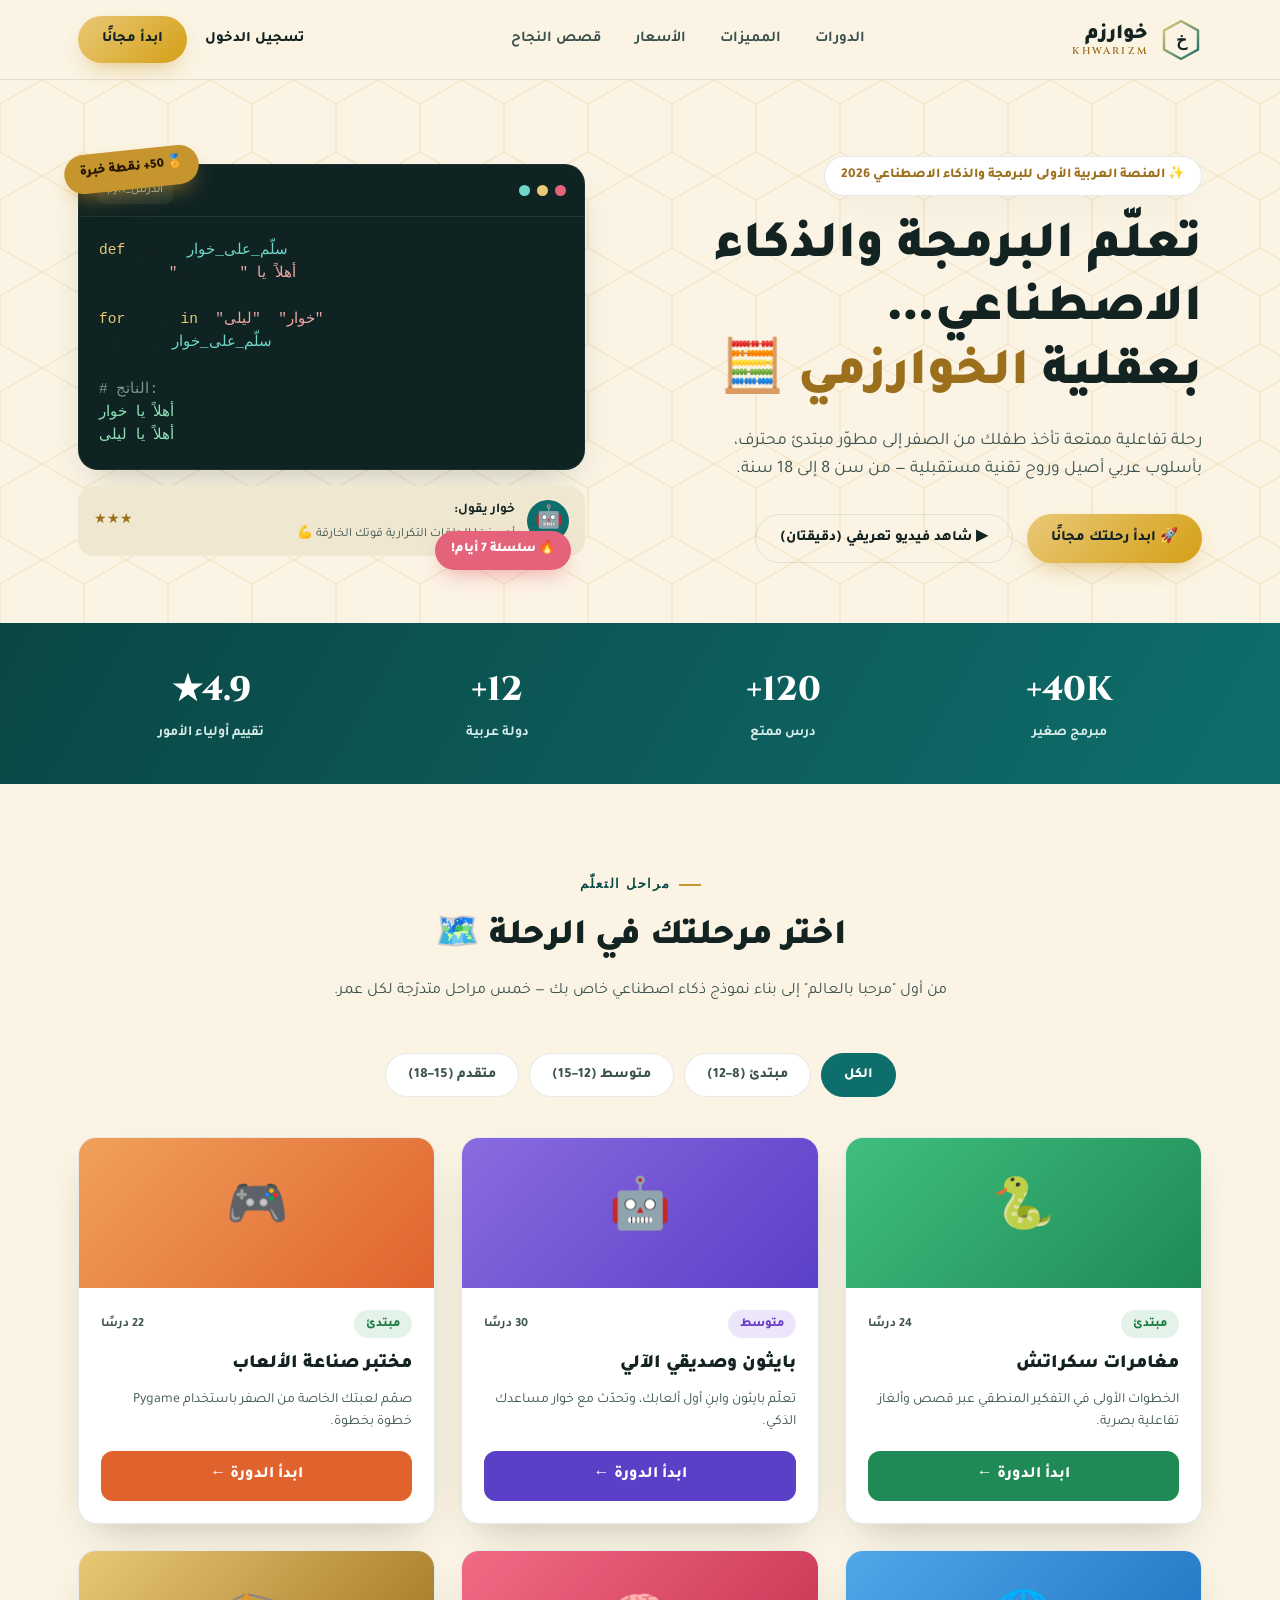
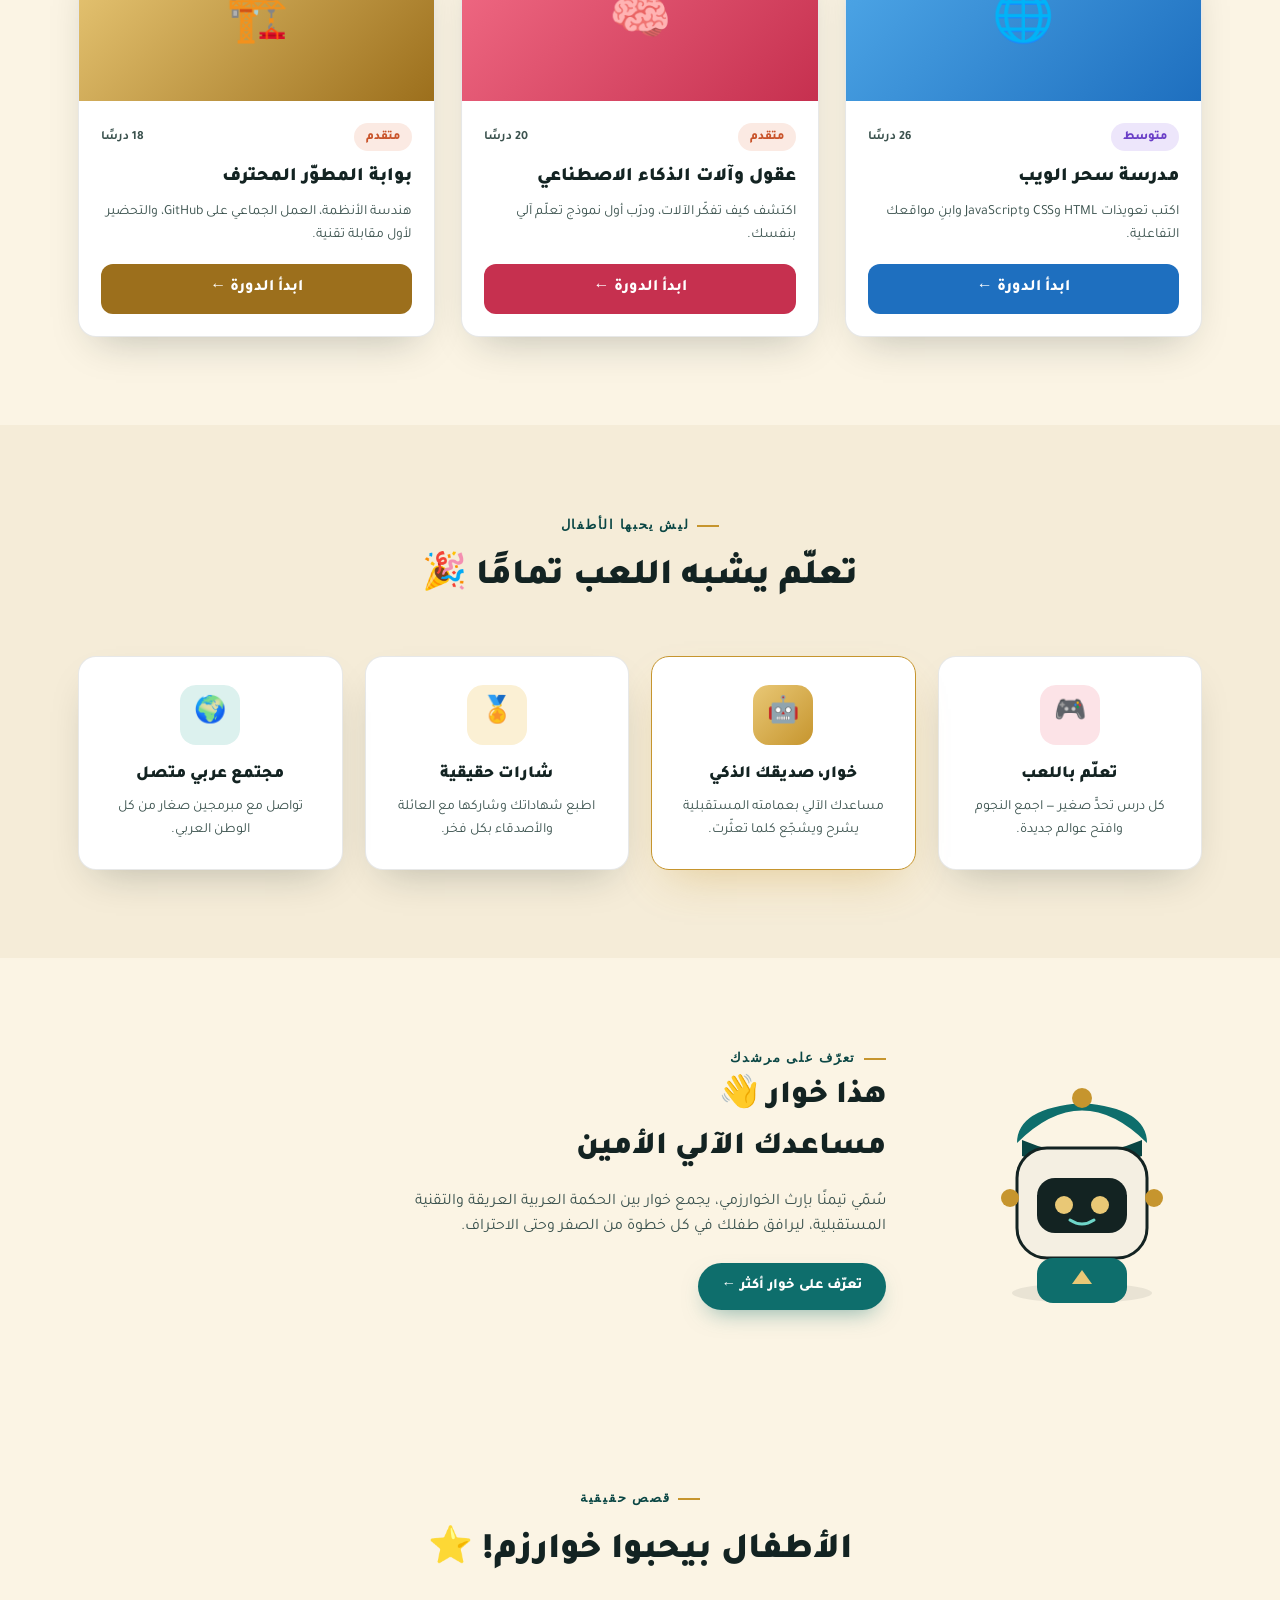
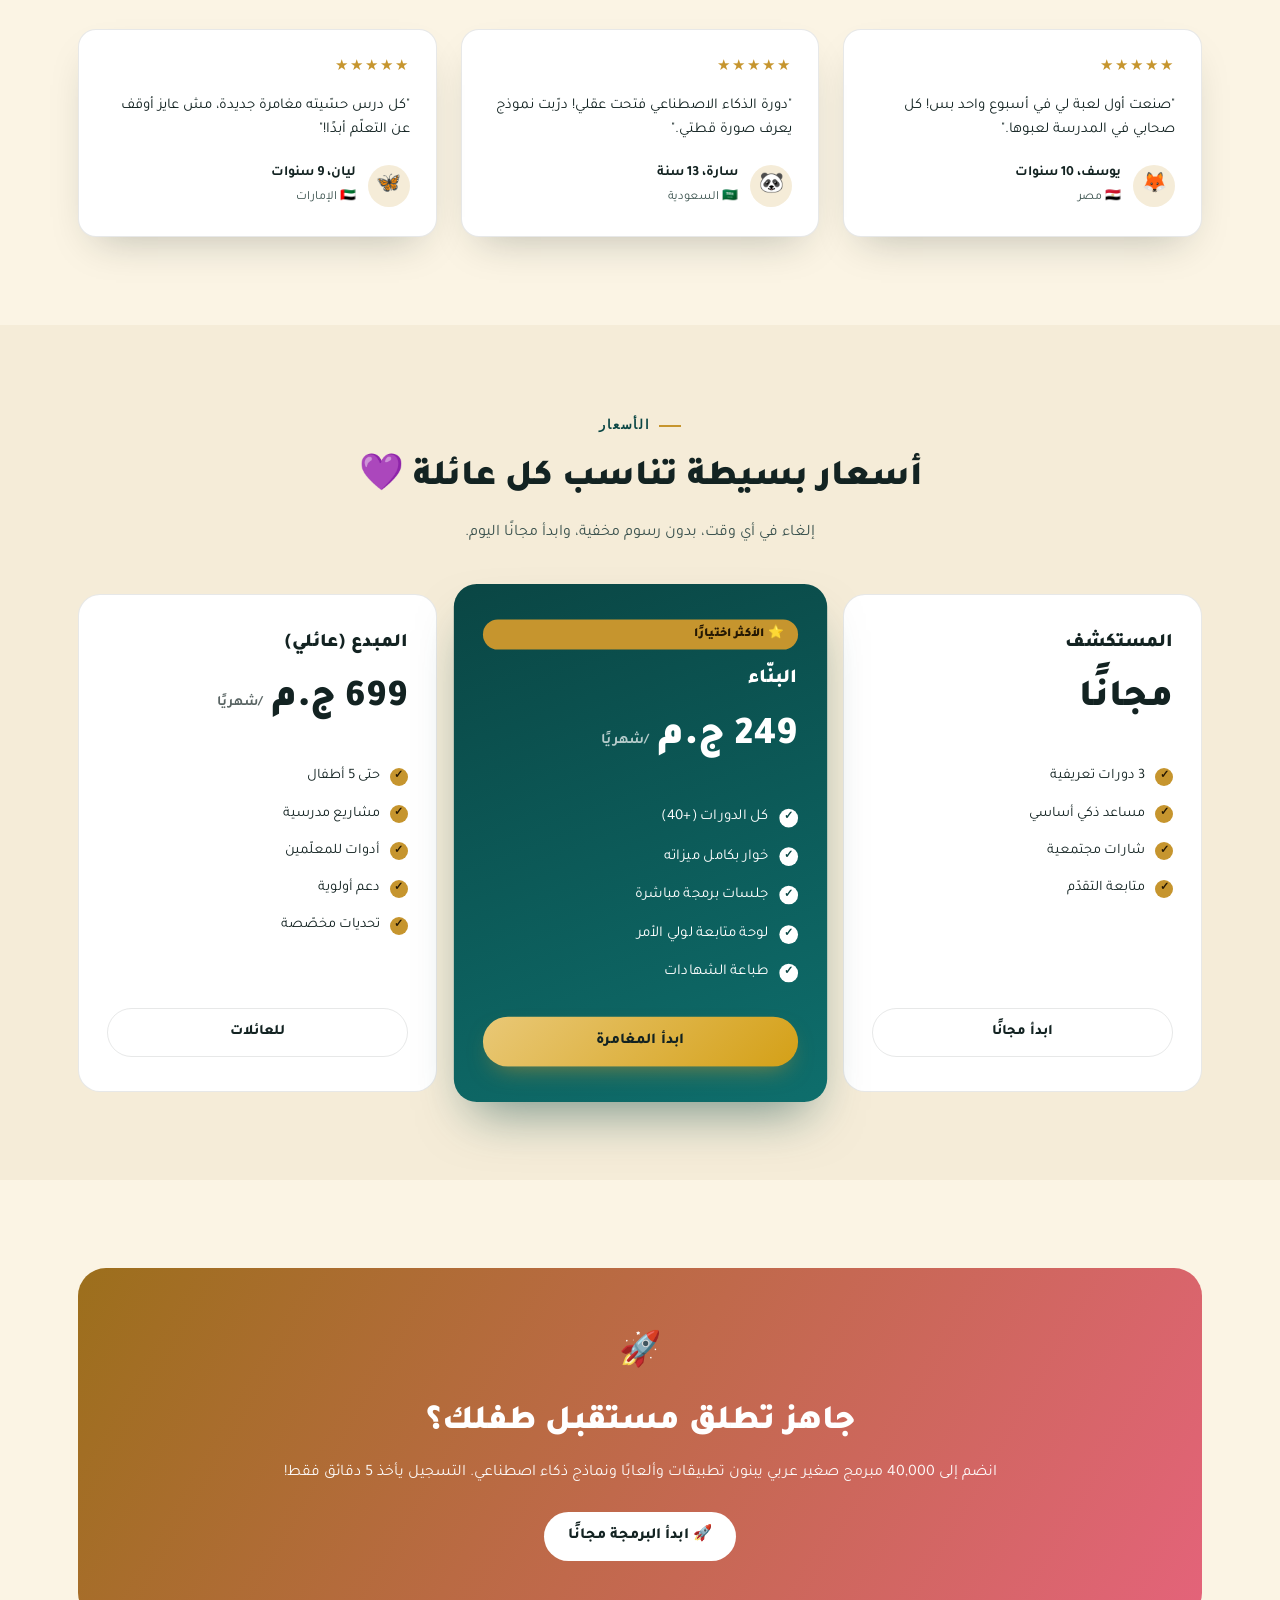
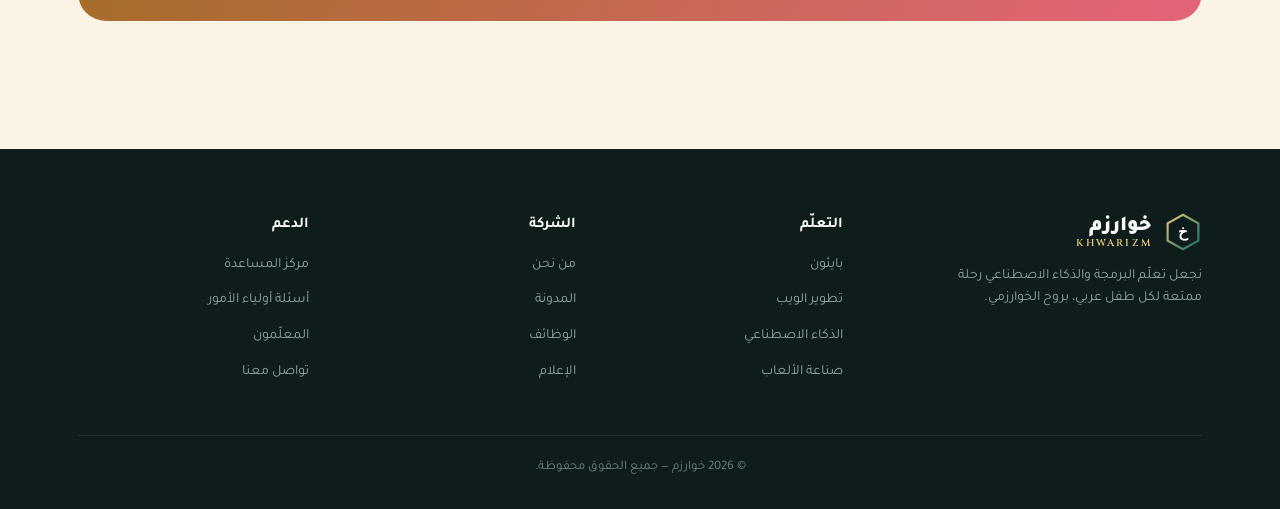
<file: index.html>
<!DOCTYPE html>
<html lang="ar" dir="rtl">
<head>
    <meta charset="UTF-8">
    <meta name="viewport" content="width=device-width, initial-scale=1.0">
    <meta name="description" content="خوارزم - منصة عربية لتعليم البرمجة والذكاء الاصطناعي للأطفال والشباب">
    <title>خوارزم | تعلّم البرمجة والذكاء الاصطناعي</title>
    <link rel="preconnect" href="https://fonts.googleapis.com">
    <link href="https://fonts.googleapis.com/css2?family=Cinzel:wght@500;600;700;800&family=Tajawal:wght@400;500;700;800;900&display=swap" rel="stylesheet">
    <link rel="stylesheet" href="style.css">
</head>
<body>

<!-- ================= NAV ================= -->
<header>
  <nav>
    <a href="index.html" class="brand">
      <svg width="42" height="42" viewBox="0 0 42 42">
        <polygon points="21,2 38,11.5 38,30.5 21,40 4,30.5 4,11.5" fill="none" stroke="url(#hexGrad)" stroke-width="2.4"/>
        <defs>
          <linearGradient id="hexGrad" x1="0" y1="0" x2="1" y2="1">
            <stop offset="0" stop-color="#E9C876"/>
            <stop offset="1" stop-color="#0E6E6C"/>
          </linearGradient>
        </defs>
        <text x="21" y="27" text-anchor="middle" font-family="Cinzel, serif" font-weight="700" font-size="17" fill="#132322">خ</text>
      </svg>
      <span class="brand-text">
        <span class="ar">خوارزم</span>
        <span class="en">KHWARIZM</span>
      </span>
    </a>
    <ul class="nav-links">
      <li><a href="#courses">الدورات</a></li>
      <li><a href="#features">المميزات</a></li>
      <li><a href="#pricing">الأسعار</a></li>
      <li><a href="#stories">قصص النجاح</a></li>
    </ul>
    <div class="nav-cta">
      <a href="login.html" class="login-link">تسجيل الدخول</a>
      <a href="#" class="btn btn-gold">ابدأ مجانًا</a>
    </div>
  </nav>
</header>

<!-- ================= HERO ================= -->
<section class="hero">
  <div class="hex-field" style="top:0; height:120%;"></div>
  <div class="wrap hero-grid">
    <div>
      <div class="badge">✨ المنصة العربية الأولى للبرمجة والذكاء الاصطناعي 2026</div>
      <h1 class="hero-title">
        تعلّم البرمجة والذكاء الاصطناعي…<br>
        بعقلية <span class="gold">الخوارزمي</span> <span class="teal">🧮</span>
      </h1>
      <p class="hero-sub">رحلة تفاعلية ممتعة تأخذ طفلك من الصفر إلى مطوّر مبتدئ محترف، بأسلوب عربي أصيل وروح تقنية مستقبلية — من سن 8 إلى 18 سنة.</p>
      <div class="hero-actions">
        <a href="#" class="btn btn-gold">🚀 ابدأ رحلتك مجانًا</a>
        <a href="#" class="btn btn-outline">▶ شاهد فيديو تعريفي (دقيقتان)</a>
      </div>
    </div>

    <div class="hero-visual">
      <div class="xp-pill">🏅 ‎+50 نقطة خبرة</div>
      <div class="code-card">
        <div class="code-topbar">
          <div class="dots">
            <span class="dot" style="background:#E4637A"></span>
            <span class="dot" style="background:#E9C876"></span>
            <span class="dot" style="background:#6FD6C9"></span>
          </div>
          <span class="code-file">الدرس_1.py</span>
        </div>
        <div class="code-body">
          <div><span class="kw">def</span> <span class="fn">سلّم_على_خوار</span>(الاسم):</div>
          <div>&nbsp;&nbsp;print(<span class="str">"أهلاً يا "</span> + الاسم)</div>
          <div>&nbsp;</div>
          <div><span class="kw">for</span> صديق <span class="kw">in</span> [<span class="str">"خوار"</span>, <span class="str">"ليلى"</span>]:</div>
          <div>&nbsp;&nbsp;<span class="fn">سلّم_على_خوار</span>(صديق)</div>
          <div>&nbsp;</div>
          <div><span class="cm"># الناتج:</span></div>
          <div><span class="out">أهلاً يا خوار</span></div>
          <div><span class="out">أهلاً يا ليلى</span></div>
        </div>
      </div>
      <div class="streak-pill">🔥 سلسلة 7 أيام!</div>
      <div class="tutor-strip">
        <div class="avatar" style="background:var(--teal); font-size:22px;">🤖</div>
        <div>
          <strong>خوار يقول:</strong>
          <p>أحسنت! الحلقات التكرارية قوتك الخارقة 💪</p>
        </div>
        <div class="stars">★★★</div>
      </div>
    </div>
  </div>
</section>

<!-- ================= STATS ================= -->
<div class="stats">
  <div class="wrap stats-grid">
    <div><div class="num">40K+</div><div class="lbl">مبرمج صغير</div></div>
    <div><div class="num">120+</div><div class="lbl">درس ممتع</div></div>
    <div><div class="num">12+</div><div class="lbl">دولة عربية</div></div>
    <div><div class="num">4.9★</div><div class="lbl">تقييم أولياء الأمور</div></div>
  </div>
</div>

<!-- ================= COURSES ================= -->
<section id="courses">
  <div class="wrap">
    <div class="sec-head">
      <span class="eyebrow">مراحل التعلّم</span>
      <h2>اختر مرحلتك في الرحلة 🗺️</h2>
      <p>من أول "مرحبا بالعالم" إلى بناء نموذج ذكاء اصطناعي خاص بك — خمس مراحل متدرّجة لكل عمر.</p>
    </div>
    <div class="filters">
      <span class="filter-chip active">الكل</span>
      <span class="filter-chip">مبتدئ (8–12)</span>
      <span class="filter-chip">متوسط (12–15)</span>
      <span class="filter-chip">متقدم (15–18)</span>
    </div>
    <div class="course-grid">

      <!-- كورس 1 -->
      <div class="course-card">
        <div class="course-top" style="background:linear-gradient(135deg,#3FBF7F,#1F8A56);">🐍</div>
        <div class="course-body">
          <div class="tag-row"><span class="level-tag lvl-1">مبتدئ</span><span class="lesson-count">24 درسًا</span></div>
          <h3>مغامرات سكراتش</h3>
          <p>الخطوات الأولى في التفكير المنطقي عبر قصص وألغاز تفاعلية بصرية.</p>
          <a href="course.html?course=scratch" class="course-btn" style="background:#1F8A56;">ابدأ الدورة ←</a>
        </div>
      </div>

      <!-- كورس 2 -->
      <div class="course-card">
        <div class="course-top" style="background:linear-gradient(135deg,#8A6BE0,#5B3FC7);">🤖</div>
        <div class="course-body">
          <div class="tag-row"><span class="level-tag lvl-2">متوسط</span><span class="lesson-count">30 درسًا</span></div>
          <h3>بايثون وصديقي الآلي</h3>
          <p>تعلّم بايثون وابنِ أول ألعابك، وتحدّث مع خوار مساعدك الذكي.</p>
          <a href="course.html?course=python" class="course-btn" style="background:#5B3FC7;">ابدأ الدورة ←</a>
        </div>
      </div>

      <!-- كورس 3 -->
      <div class="course-card">
        <div class="course-top" style="background:linear-gradient(135deg,#F0A15B,#E0632E);">🎮</div>
        <div class="course-body">
          <div class="tag-row"><span class="level-tag lvl-1">مبتدئ</span><span class="lesson-count">22 درسًا</span></div>
          <h3>مختبر صناعة الألعاب</h3>
          <p>صمّم لعبتك الخاصة من الصفر باستخدام Pygame خطوة بخطوة.</p>
          <a href="course.html?course=games" class="course-btn" style="background:#E0632E;">ابدأ الدورة ←</a>
        </div>
      </div>

      <!-- كورس 4 -->
      <div class="course-card">
        <div class="course-top" style="background:linear-gradient(135deg,#4FA8E8,#1E6FBF);">🌐</div>
        <div class="course-body">
          <div class="tag-row"><span class="level-tag lvl-2">متوسط</span><span class="lesson-count">26 درسًا</span></div>
          <h3>مدرسة سحر الويب</h3>
          <p>اكتب تعويذات HTML وCSS وJavaScript وابنِ مواقعك التفاعلية.</p>
          <a href="course.html?course=web" class="course-btn" style="background:#1E6FBF;">ابدأ الدورة ←</a>
        </div>
      </div>

      <!-- كورس 5 -->
      <div class="course-card">
        <div class="course-top" style="background:linear-gradient(135deg,#F16B85,#C6304F);">🧠</div>
        <div class="course-body">
          <div class="tag-row"><span class="level-tag lvl-3">متقدم</span><span class="lesson-count">20 درسًا</span></div>
          <h3>عقول وآلات الذكاء الاصطناعي</h3>
          <p>اكتشف كيف تفكّر الآلات، ودرّب أول نموذج تعلّم آلي بنفسك.</p>
          <a href="course.html?course=ai" class="course-btn" style="background:#C6304F;">ابدأ الدورة ←</a>
        </div>
      </div>

      <!-- كورس 6 -->
      <div class="course-card">
        <div class="course-top" style="background:linear-gradient(135deg,var(--gold-light),var(--gold-deep));">🏗️</div>
        <div class="course-body">
          <div class="tag-row"><span class="level-tag lvl-3">متقدم</span><span class="lesson-count">18 درسًا</span></div>
          <h3>بوابة المطوّر المحترف</h3>
          <p>هندسة الأنظمة، العمل الجماعي على GitHub، والتحضير لأول مقابلة تقنية.</p>
          <a href="course.html?course=pro" class="course-btn" style="background:var(--gold-deep);">ابدأ الدورة ←</a>
        </div>
      </div>

    </div>
  </div>
</section>

<!-- ================= FEATURES ================= -->
<section class="features" id="features">
  <div class="wrap">
    <div class="sec-head">
      <span class="eyebrow">ليش يحبها الأطفال</span>
      <h2>تعلّم يشبه اللعب تمامًا 🎉</h2>
    </div>
    <div class="feat-grid">
      <div class="feat-card">
        <div class="feat-icon" style="background:#FCE3E7;">🎮</div>
        <h3>تعلّم باللعب</h3>
        <p>كل درس تحدٍّ صغير — اجمع النجوم وافتح عوالم جديدة.</p>
      </div>
      <div class="feat-card highlight">
        <div class="feat-icon" style="background:linear-gradient(135deg,var(--gold-light),var(--gold));">🤖</div>
        <h3>خوار، صديقك الذكي</h3>
        <p>مساعدك الآلي بعمامته المستقبلية يشرح ويشجّع كلما تعثّرت.</p>
      </div>
      <div class="feat-card">
        <div class="feat-icon" style="background:#FBF0D4;">🏅</div>
        <h3>شارات حقيقية</h3>
        <p>اطبع شهاداتك وشاركها مع العائلة والأصدقاء بكل فخر.</p>
      </div>
      <div class="feat-card">
        <div class="feat-icon" style="background:#DCF1EE;">🌍</div>
        <h3>مجتمع عربي متصل</h3>
        <p>تواصل مع مبرمجين صغار من كل الوطن العربي.</p>
      </div>
    </div>
  </div>
</section>

<!-- ================= MASCOT ================= -->
<section>
  <div class="wrap mascot-strip">
    <div class="mascot-visual">
      <svg width="240" height="260" viewBox="0 0 240 260">
        <ellipse cx="120" cy="245" rx="70" ry="10" fill="#00000012"/>
        <!-- turban -->
        <path d="M55 95 Q120 30 185 95 Q185 60 120 55 Q55 60 55 95Z" fill="var(--teal)"/>
        <circle cx="120" cy="50" r="10" fill="var(--gold)"/>
        <path d="M60 92 Q120 118 180 92 L180 108 Q120 132 60 108 Z" fill="var(--teal-dark)"/>
        <!-- head -->
        <rect x="55" y="100" width="130" height="110" rx="30" fill="#F4EFE2" stroke="var(--ink)" stroke-width="3"/>
        <!-- face plate -->
        <rect x="75" y="130" width="90" height="55" rx="18" fill="#132322"/>
        <circle cx="102" cy="157" r="9" fill="var(--gold-light)"/>
        <circle cx="138" cy="157" r="9" fill="var(--gold-light)"/>
        <path d="M108 172 Q120 180 132 172" stroke="#6FD6C9" stroke-width="3" fill="none" stroke-linecap="round"/>
        <!-- ears/antennae -->
        <circle cx="48" cy="150" r="9" fill="var(--gold)"/>
        <circle cx="192" cy="150" r="9" fill="var(--gold)"/>
        <!-- body -->
        <rect x="75" y="210" width="90" height="45" rx="16" fill="var(--teal)"/>
        <polygon points="120,222 130,236 110,236" fill="var(--gold-light)"/>
      </svg>
    </div>
    <div class="txt">
      <span class="eyebrow">تعرّف على مرشدك</span>
      <h2>هذا خوار 👋<br>مساعدك الآلي الأمين</h2>
      <p>سُمّي تيمنًا بإرث الخوارزمي، يجمع خوار بين الحكمة العربية العريقة والتقنية المستقبلية، ليرافق طفلك في كل خطوة من الصفر وحتى الاحتراف.</p>
      <a href="#" class="btn btn-teal">تعرّف على خوار أكثر ←</a>
    </div>
  </div>
</section>

<!-- ================= TESTIMONIALS ================= -->
<section id="stories">
  <div class="wrap">
    <div class="sec-head">
      <span class="eyebrow">قصص حقيقية</span>
      <h2>الأطفال بيحبوا خوارزم! ⭐</h2>
    </div>
    <div class="test-grid">
      <div class="test-card">
        <div class="stars">★★★★★</div>
        <p>"صنعت أول لعبة لي في أسبوع واحد بس! كل صحابي في المدرسة لعبوها."</p>
        <div class="test-person">
          <div class="avatar">🦊</div>
          <div><strong>يوسف، 10 سنوات</strong><span>🇪🇬 مصر</span></div>
        </div>
      </div>
      <div class="test-card">
        <div class="stars">★★★★★</div>
        <p>"دورة الذكاء الاصطناعي فتحت عقلي! درّبت نموذج يعرف صورة قطتي."</p>
        <div class="test-person">
          <div class="avatar">🐼</div>
          <div><strong>سارة، 13 سنة</strong><span>🇸🇦 السعودية</span></div>
        </div>
      </div>
      <div class="test-card">
        <div class="stars">★★★★★</div>
        <p>"كل درس حسّيته مغامرة جديدة، مش عايز أوقف عن التعلّم أبدًا!"</p>
        <div class="test-person">
          <div class="avatar">🦋</div>
          <div><strong>ليان، 9 سنوات</strong><span>🇦🇪 الإمارات</span></div>
        </div>
      </div>
    </div>
  </div>
</section>

<!-- ================= PRICING ================= -->
<section class="pricing" id="pricing">
  <div class="wrap">
    <div class="sec-head">
      <span class="eyebrow">الأسعار</span>
      <h2>أسعار بسيطة تناسب كل عائلة 💜</h2>
      <p>إلغاء في أي وقت، بدون رسوم مخفية، وابدأ مجانًا اليوم.</p>
    </div>
    <div class="price-grid">
      <div class="price-card">
        <h3>المستكشف</h3>
        <div class="price">مجانًا</div>
        <ul>
          <li><span class="check">✓</span> 3 دورات تعريفية</li>
          <li><span class="check">✓</span> مساعد ذكي أساسي</li>
          <li><span class="check">✓</span> شارات مجتمعية</li>
          <li><span class="check">✓</span> متابعة التقدّم</li>
        </ul>
        <a href="#" class="btn btn-outline" style="justify-content:center;">ابدأ مجانًا</a>
      </div>
      <div class="price-card popular">
        <span class="pop-tag">⭐ الأكثر اختيارًا</span>
        <h3>البنّاء</h3>
        <div class="price">‎249 ج.م <span>/شهريًا</span></div>
        <ul>
          <li><span class="check">✓</span> كل الدورات (+40)</li>
          <li><span class="check">✓</span> خوار بكامل ميزاته</li>
          <li><span class="check">✓</span> جلسات برمجة مباشرة</li>
          <li><span class="check">✓</span> لوحة متابعة لولي الأمر</li>
          <li><span class="check">✓</span> طباعة الشهادات</li>
        </ul>
        <a href="#" class="btn btn-gold" style="justify-content:center;">ابدأ المغامرة</a>
      </div>
      <div class="price-card">
        <h3>المبدع (عائلي)</h3>
        <div class="price">‎699 ج.م <span>/شهريًا</span></div>
        <ul>
          <li><span class="check">✓</span> حتى 5 أطفال</li>
          <li><span class="check">✓</span> مشاريع مدرسية</li>
          <li><span class="check">✓</span> أدوات للمعلّمين</li>
          <li><span class="check">✓</span> دعم أولوية</li>
          <li><span class="check">✓</span> تحديات مخصّصة</li>
        </ul>
        <a href="#" class="btn btn-outline" style="justify-content:center;">للعائلات</a>
      </div>
    </div>
  </div>
</section>

<!-- ================= CTA ================= -->
<section>
  <div class="wrap">
    <div class="cta-banner">
      <div style="font-size:34px;">🚀</div>
      <h2>جاهز تطلق مستقبل طفلك؟</h2>
      <p>انضم إلى 40,000 مبرمج صغير عربي يبنون تطبيقات وألعابًا ونماذج ذكاء اصطناعي. التسجيل يأخذ 5 دقائق فقط!</p>
      <a href="#" class="btn">🚀 ابدأ البرمجة مجانًا</a>
    </div>
  </div>
</section>

<!-- ================= FOOTER ================= -->
<footer>
  <div class="wrap">
    <div class="foot-grid">
      <div class="foot-brand">
        <a href="index.html" class="brand">
          <svg width="38" height="38" viewBox="0 0 42 42">
            <polygon points="21,2 38,11.5 38,30.5 21,40 4,30.5 4,11.5" fill="none" stroke="url(#hexGrad2)" stroke-width="2.4"/>
            <defs><linearGradient id="hexGrad2" x1="0" y1="0" x2="1" y2="1"><stop offset="0" stop-color="#E9C876"/><stop offset="1" stop-color="#0E6E6C"/></linearGradient></defs>
            <text x="21" y="27" text-anchor="middle" font-family="Cinzel, serif" font-weight="700" font-size="17" fill="#fff">خ</text>
          </svg>
          <span class="brand-text"><span class="ar">خوارزم</span><span class="en" style="color:var(--gold-light)">KHWARIZM</span></span>
        </a>
        <p>نجعل تعلّم البرمجة والذكاء الاصطناعي رحلة ممتعة لكل طفل عربي، بروح الخوارزمي.</p>
      </div>
      <div>
        <h4>التعلّم</h4>
        <ul>
          <li><a href="#">بايثون</a></li>
          <li><a href="#">تطوير الويب</a></li>
          <li><a href="#">الذكاء الاصطناعي</a></li>
          <li><a href="#">صناعة الألعاب</a></li>
        </ul>
      </div>
      <div>
        <h4>الشركة</h4>
        <ul>
          <li><a href="#">من نحن</a></li>
          <li><a href="#">المدونة</a></li>
          <li><a href="#">الوظائف</a></li>
          <li><a href="#">الإعلام</a></li>
        </ul>
      </div>
      <div>
        <h4>الدعم</h4>
        <ul>
          <li><a href="#">مركز المساعدة</a></li>
          <li><a href="#">أسئلة أولياء الأمور</a></li>
          <li><a href="#">المعلّمون</a></li>
          <li><a href="#">تواصل معنا</a></li>
        </ul>
      </div>
    </div>
    <div class="foot-bottom">© 2026 خوارزم — جميع الحقوق محفوظة.</div>
  </div>
</footer>

<script src="script.js"></script>
</body>
</html>
</file>
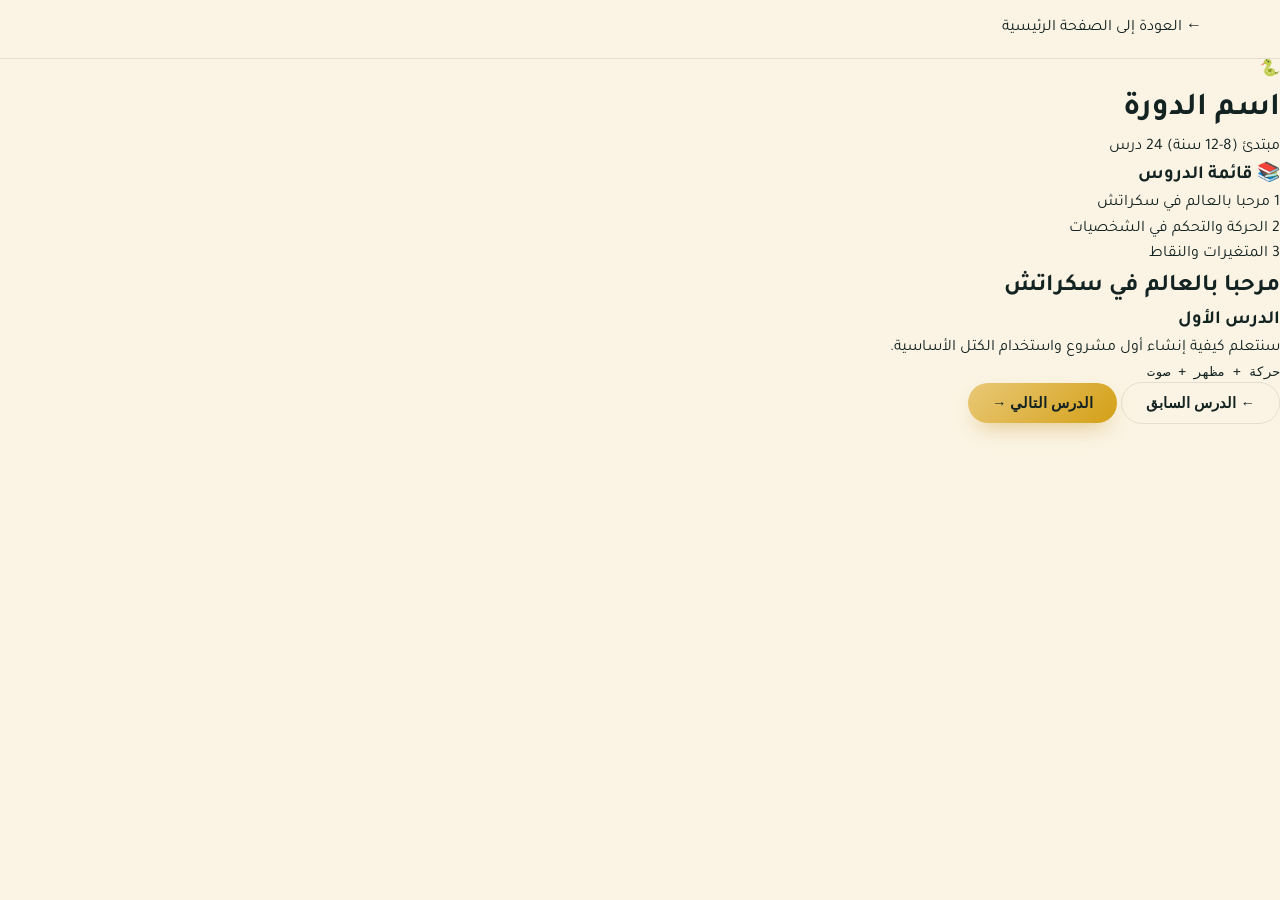
<file: course.html>
<!DOCTYPE html>
<html lang="ar" dir="rtl">
<head>
    <meta charset="UTF-8">
    <meta name="viewport" content="width=device-width, initial-scale=1.0">
    <title id="course-title">دورة - خوارزم</title>
    <link rel="preconnect" href="https://fonts.googleapis.com">
    <link href="https://fonts.googleapis.com/css2?family=Cinzel:wght@500;600;700;800&family=Tajawal:wght@400;500;700;800;900&display=swap" rel="stylesheet">
    <link rel="stylesheet" href="style.css">
</head>
<body>

<header>
  <nav>
    <a href="index.html" class="brand">← العودة إلى الصفحة الرئيسية</a>
  </nav>
</header>

<div class="course-page">
    <div class="course-hero" id="course-hero">
        <div class="course-info">
            <span id="course-emoji" class="course-emoji"></span>
            <h1 id="course-title">اسم الدورة</h1>
            <div class="course-meta">
                <span id="course-level"></span>
                <span id="course-lessons"></span>
            </div>
        </div>
    </div>

    <div class="course-main">
        <!-- قائمة الدروس -->
        <div class="lessons-sidebar">
            <h3>📚 قائمة الدروس</h3>
            <div id="lessons-list" class="lessons-list"></div>
        </div>

        <!-- محتوى الدرس الحالي -->
        <div class="lesson-content-area">
            <div class="lesson-header">
                <h2 id="lesson-title">اختر درساً من القائمة</h2>
                <div class="progress-bar">
                    <div class="progress" id="progress" style="width: 0%"></div>
                </div>
            </div>
            
            <div id="lesson-content" class="lesson-content">
                <p style="text-align:center; color:#666; font-size:18px; margin-top:50px;">
                    👈 اختر درس من الجانب لتبدأ التعلم
                </p>
            </div>

            <div class="lesson-footer">
                <button id="prev-btn" class="btn btn-outline">← الدرس السابق</button>
                <button id="next-btn" class="btn btn-gold">الدرس التالي →</button>
            </div>
        </div>
    </div>
</div>

<script>
// ================= بيانات الكورسات =================
const coursesData = {
    "scratch": {
        title: "مغامرات سكراتش",
        emoji: "🐍",
        color: "#3FBF7F",
        level: "مبتدئ (8-12 سنة)",
        totalLessons: 24,
        lessons: [
            { id: 1, title: "مرحبا بالعالم في سكراتش", content: "<h3>الدرس الأول</h3><p>سنتعلم كيفية إنشاء أول مشروع واستخدام الكتل الأساسية.</p><pre>حركة + مظهر + صوت</pre>" },
            { id: 2, title: "الحركة والتحكم في الشخصيات", content: "<p>تعلم أوامر الحركة والتنقل بين الاتجاهات.</p>" },
            { id: 3, title: "المتغيرات والنقاط", content: "<p>إنشاء نظام نقاط في اللعبة.</p>" }
        ]
    },
    "python": {
        title: "بايثون وصديقي الآلي",
        emoji: "🤖",
        color: "#8A6BE0",
        level: "متوسط (12-15 سنة)",
        totalLessons: 30,
        lessons: [
            { id: 1, title: "مقدمة في بايثون", content: "<pre><code>print('مرحبا يا خوار!')</code></pre><p>أول برنامج لك.</p>" },
            { id: 2, title: "الدوال والمدخلات", content: "<p>كتابة دوال واستقبال المدخلات من المستخدم.</p>" }
        ]
    },
    "games": {
        title: "مختبر صناعة الألعاب",
        emoji: "🎮",
        color: "#F0A15B",
        level: "مبتدئ",
        totalLessons: 22,
        lessons: []
    },
    "web": {
        title: "مدرسة سحر الويب",
        emoji: "🌐",
        color: "#4FA8E8",
        level: "متوسط",
        totalLessons: 26,
        lessons: []
    },
    "ai": {
        title: "عقول وآلات الذكاء الاصطناعي",
        emoji: "🧠",
        color: "#F16B85",
        level: "متقدم",
        totalLessons: 20,
        lessons: []
    },
    "pro": {
        title: "بوابة المطوّر المحترف",
        emoji: "🏗️",
        color: "#E9C876",
        level: "متقدم",
        totalLessons: 18,
        lessons: []
    }
};

let currentCourseKey = "scratch";
let currentLessonIndex = 0;

// تحميل الكورس
function loadCourse(key) {
    const course = coursesData[key];
    if (!course) return;

    currentCourseKey = key;
    document.getElementById("course-title").textContent = course.title;
    document.getElementById("course-emoji").textContent = course.emoji;
    document.getElementById("course-level").textContent = course.level;
    document.getElementById("course-lessons").textContent = course.totalLessons + " درس";

    // تحميل الدروس
    loadLessons(course);
}

function loadLessons(course) {
    const container = document.getElementById("lessons-list");
    container.innerHTML = "";

    course.lessons.forEach((lesson, index) => {
        const item = document.createElement("div");
        item.className = "lesson-item";
        item.innerHTML = `<span>${lesson.id}</span> ${lesson.title}`;
        item.onclick = () => showLesson(index);
        container.appendChild(item);
    });

    if (course.lessons.length > 0) {
        showLesson(0);
    }
}

function showLesson(index) {
    const course = coursesData[currentCourseKey];
    const lesson = course.lessons[index];
    if (!lesson) return;

    currentLessonIndex = index;
    document.getElementById("lesson-title").textContent = lesson.title;
    document.getElementById("lesson-content").innerHTML = lesson.content;

    // تحديث شريط التقدم
    const progress = ((index + 1) / course.lessons.length) * 100;
    document.getElementById("progress").style.width = progress + "%";
}

// أزرار التنقل
document.getElementById("next-btn").onclick = () => {
    const course = coursesData[currentCourseKey];
    if (currentLessonIndex < course.lessons.length - 1) {
        showLesson(currentLessonIndex + 1);
    }
};

document.getElementById("prev-btn").onclick = () => {
    if (currentLessonIndex > 0) {
        showLesson(currentLessonIndex - 1);
    }
};

// تحميل الكورس من الـ URL
window.onload = () => {
    const params = new URLSearchParams(window.location.search);
    const courseKey = params.get('course') || 'scratch';
    loadCourse(courseKey);
};
</script>

</body>
</html>
</file>
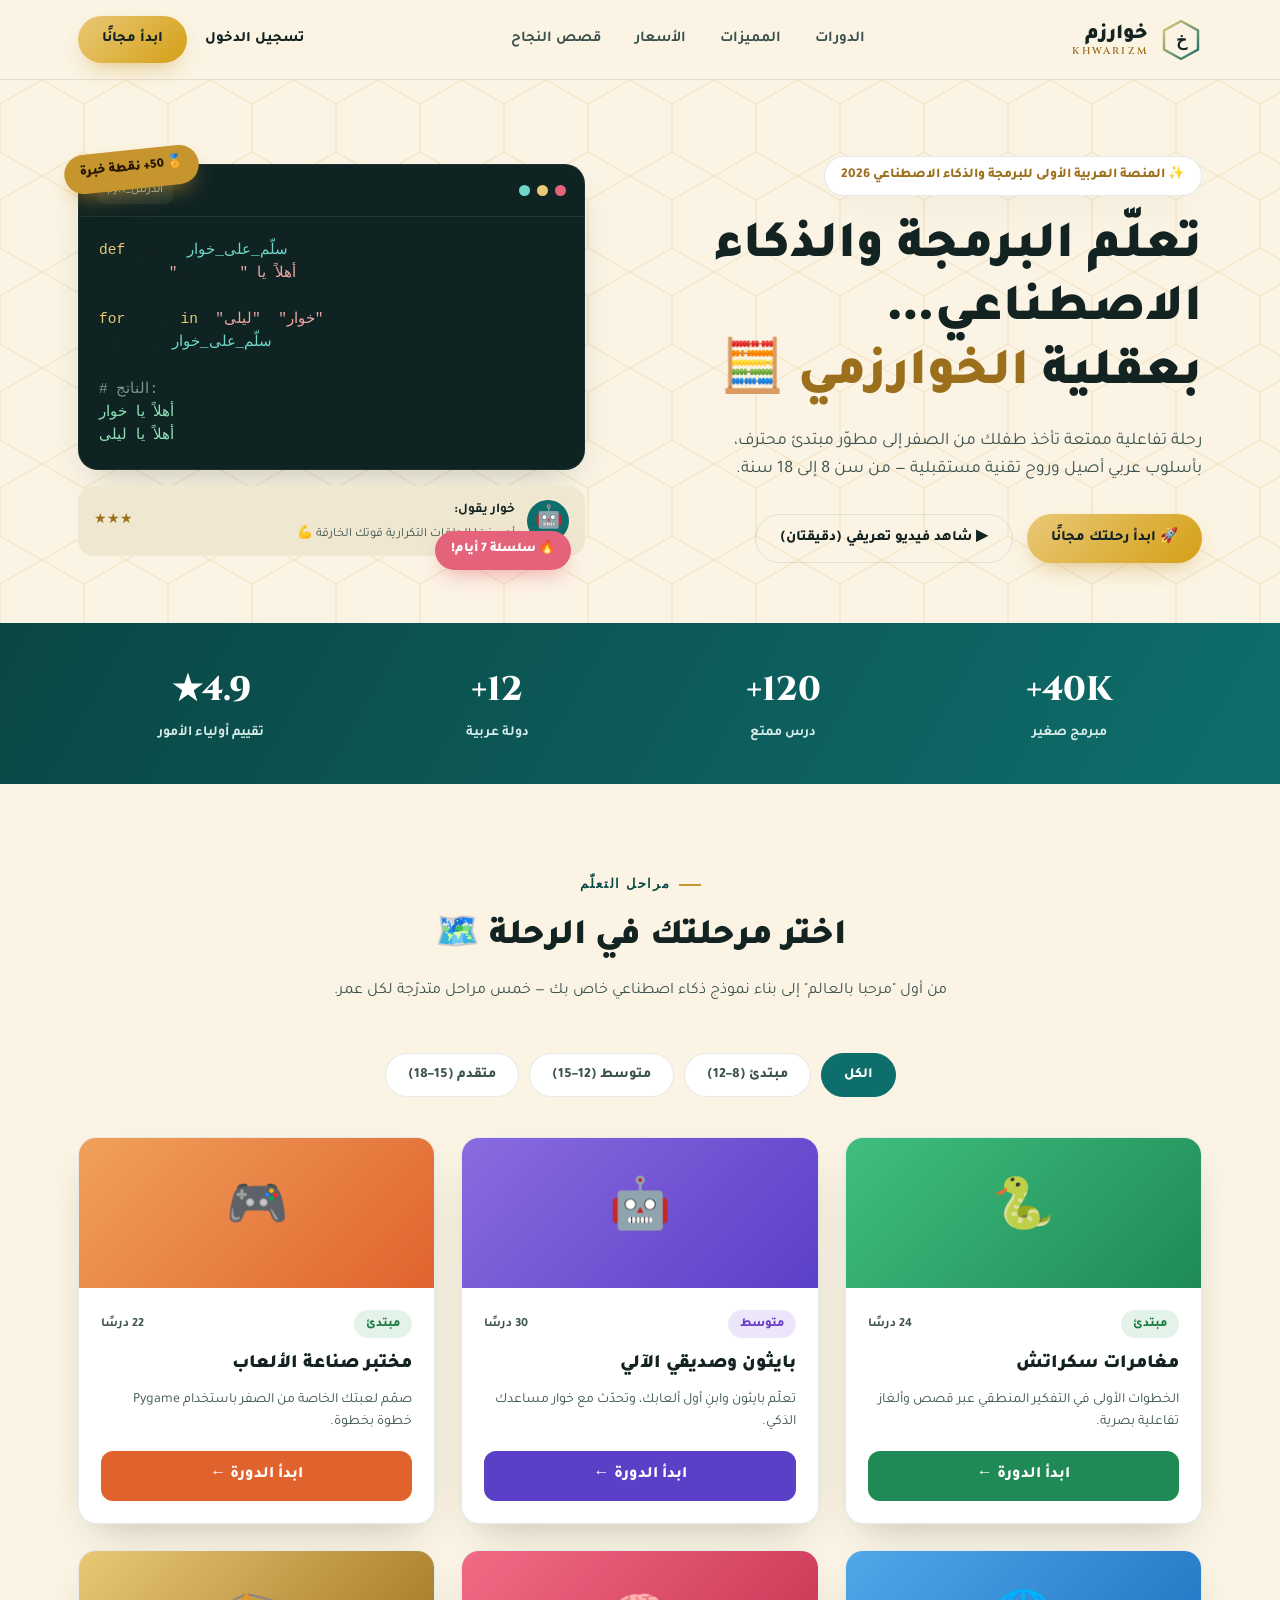
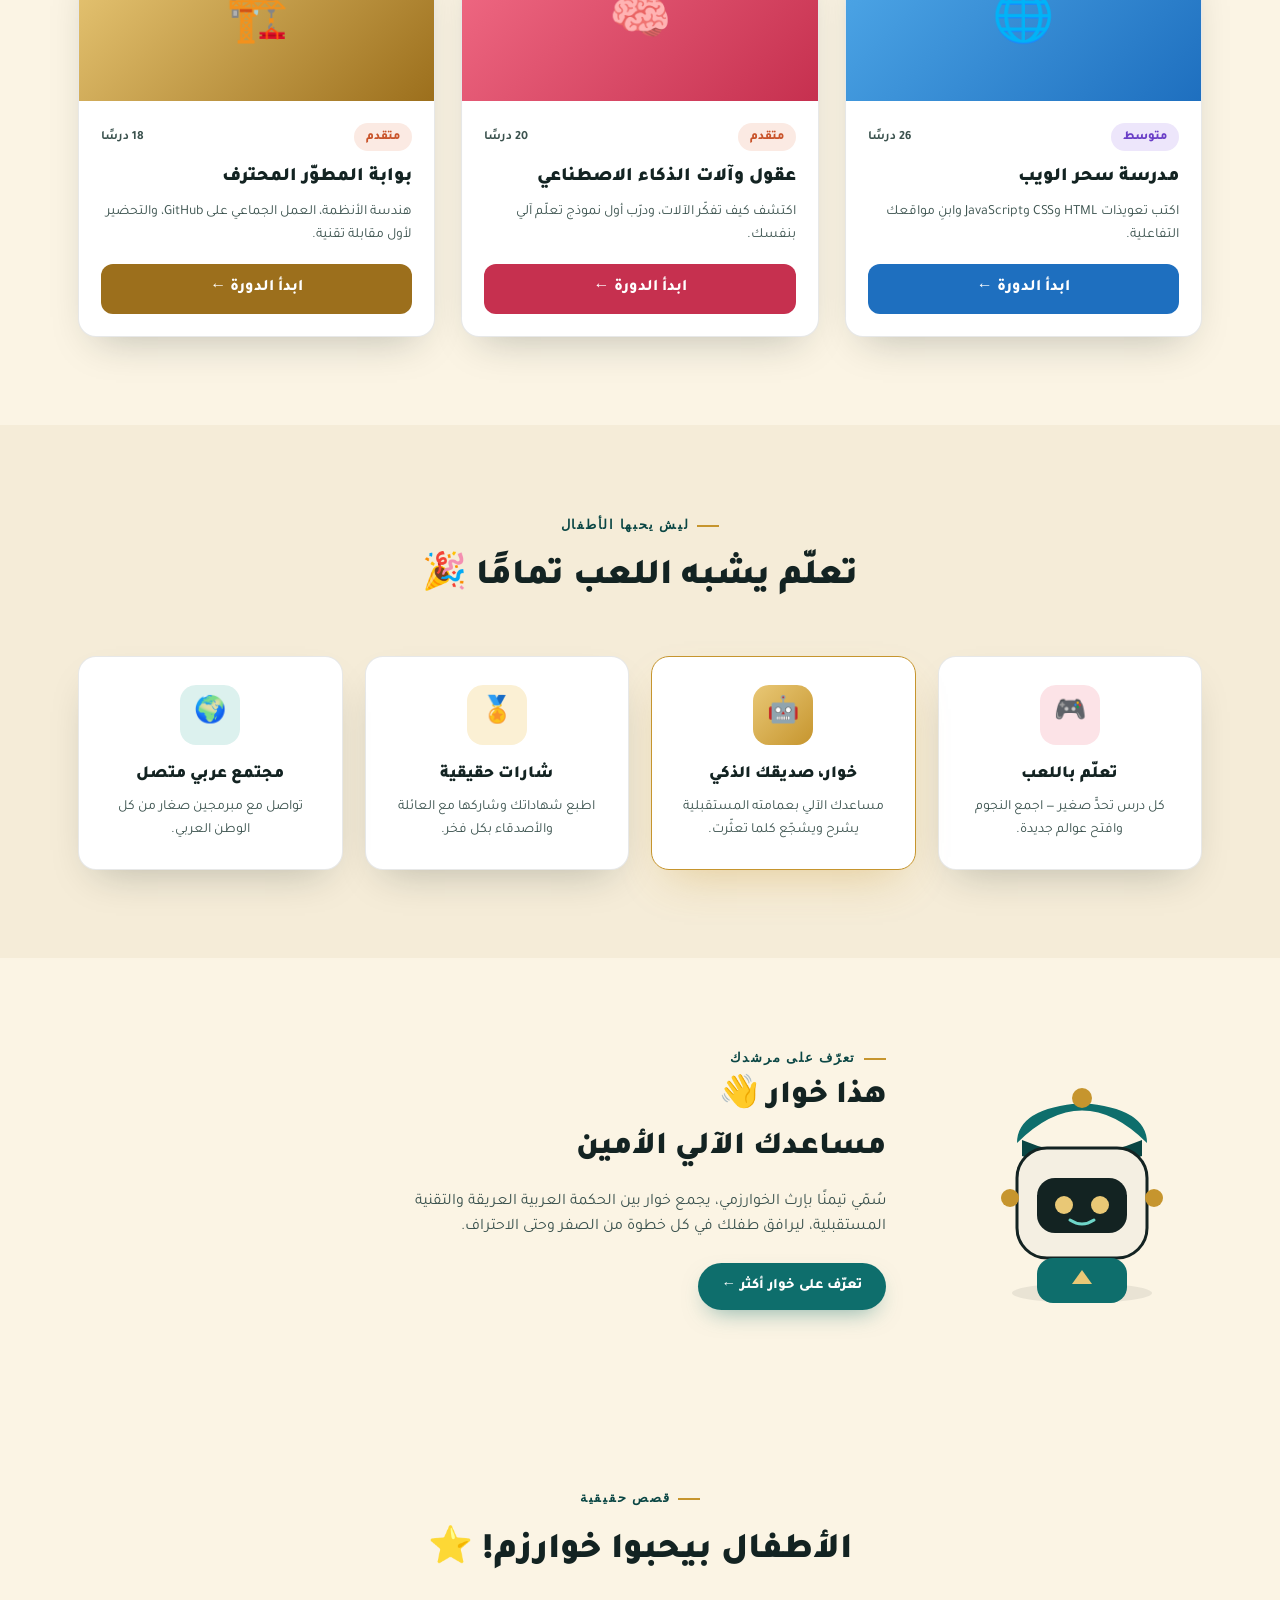
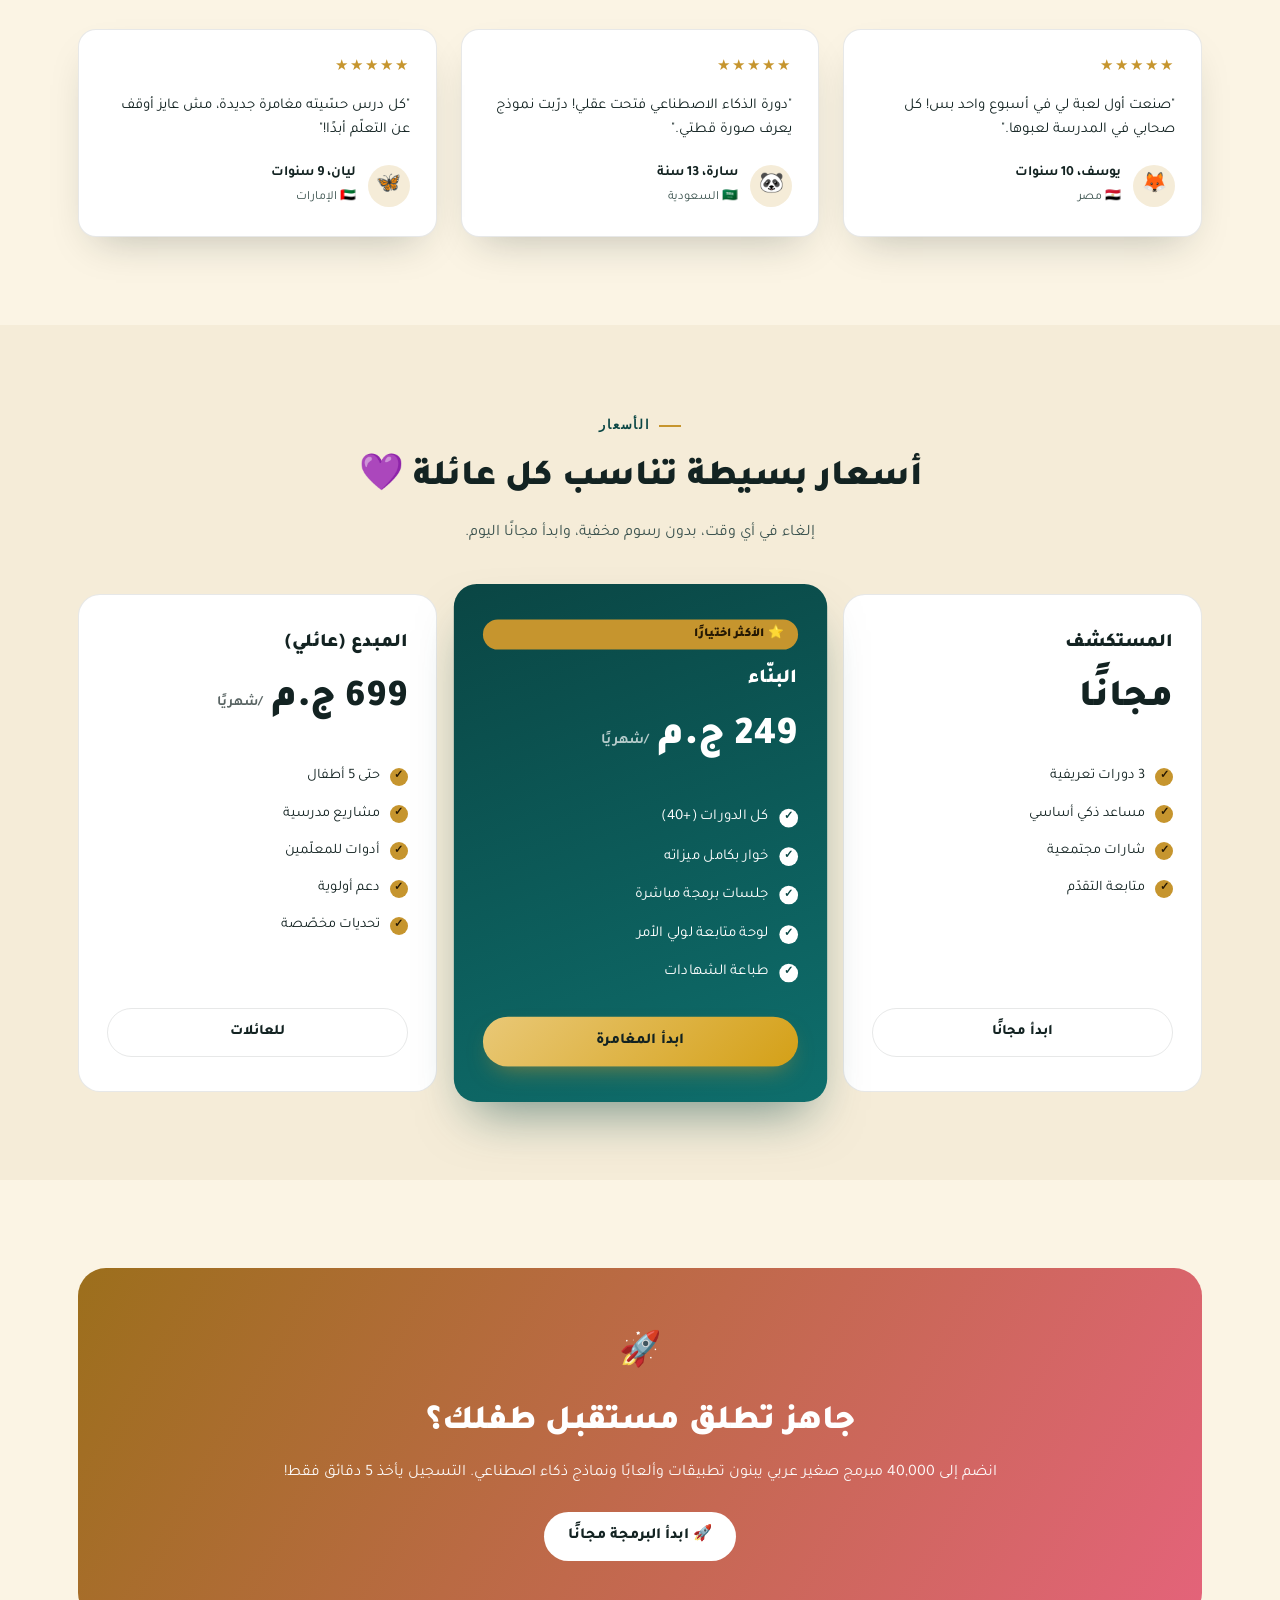
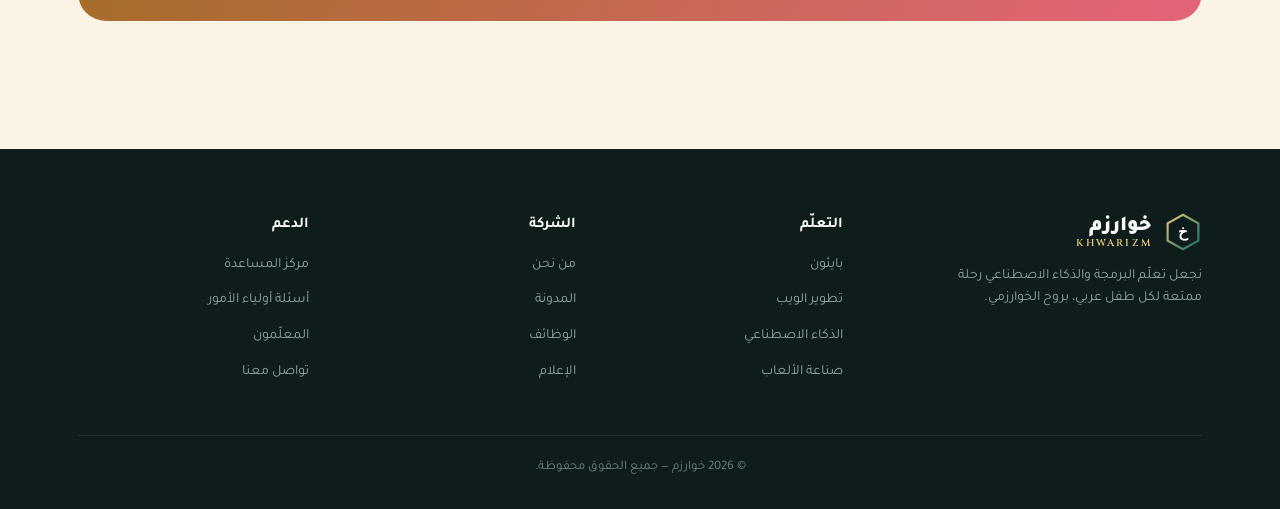
<file: khwarizm.html>
<!DOCTYPE html>
<html lang="ar" dir="rtl">
<head>
<meta charset="UTF-8">
<meta name="viewport" content="width=device-width, initial-scale=1.0">
<title>خوارزم | تعلّم البرمجة والذكاء الاصطناعي</title>
<link rel="preconnect" href="https://fonts.googleapis.com">
<link href="https://fonts.googleapis.com/css2?family=Cinzel:wght@500;600;700;800&family=Tajawal:wght@400;500;700;800;900&display=swap" rel="stylesheet">
<link rel="stylesheet" href="style.css">
</head>
<body>

<!-- ================= NAV ================= -->
<header>
  <nav>
    <a href="#" class="brand">
      <svg width="42" height="42" viewBox="0 0 42 42">
        <polygon points="21,2 38,11.5 38,30.5 21,40 4,30.5 4,11.5" fill="none" stroke="url(#hexGrad)" stroke-width="2.4"/>
        <defs>
          <linearGradient id="hexGrad" x1="0" y1="0" x2="1" y2="1">
            <stop offset="0" stop-color="#E9C876"/>
            <stop offset="1" stop-color="#0E6E6C"/>
          </linearGradient>
        </defs>
        <text x="21" y="27" text-anchor="middle" font-family="Cinzel, serif" font-weight="700" font-size="17" fill="#132322">خ</text>
      </svg>
      <span class="brand-text">
        <span class="ar">خوارزم</span>
        <span class="en">KHWARIZM</span>
      </span>
    </a>
    <ul class="nav-links">
      <li><a href="#courses">الدورات</a></li>
      <li><a href="#features">المميزات</a></li>
      <li><a href="#pricing">الأسعار</a></li>
      <li><a href="#stories">قصص النجاح</a></li>
    </ul>
    <div class="nav-cta">
      <a href="login.html" class="login-link">تسجيل الدخول</a>
      <a href="#" class="btn btn-gold">ابدأ مجانًا</a>
    </div>
  </nav>
</header>

<!-- ================= HERO ================= -->
<section class="hero">
  <div class="hex-field" style="top:0; height:120%;"></div>
  <div class="wrap hero-grid">
    <div>
      <div class="badge">✨ المنصة العربية الأولى للبرمجة والذكاء الاصطناعي 2026</div>
      <h1 class="hero-title">
        تعلّم البرمجة والذكاء الاصطناعي…<br>
        بعقلية <span class="gold">الخوارزمي</span> <span class="teal">🧮</span>
      </h1>
      <p class="hero-sub">رحلة تفاعلية ممتعة تأخذ طفلك من الصفر إلى مطوّر مبتدئ محترف، بأسلوب عربي أصيل وروح تقنية مستقبلية — من سن 8 إلى 18 سنة.</p>
      <div class="hero-actions">
        <a href="#" class="btn btn-gold">🚀 ابدأ رحلتك مجانًا</a>
        <a href="#" class="btn btn-outline">▶ شاهد فيديو تعريفي (دقيقتان)</a>
      </div>
    </div>

    <div class="hero-visual">
      <div class="xp-pill">🏅 ‎+50 نقطة خبرة</div>
      <div class="code-card">
        <div class="code-topbar">
          <div class="dots">
            <span class="dot" style="background:#E4637A"></span>
            <span class="dot" style="background:#E9C876"></span>
            <span class="dot" style="background:#6FD6C9"></span>
          </div>
          <span class="code-file">الدرس_1.py</span>
        </div>
        <div class="code-body">
<div><span class="kw">def</span> <span class="fn">سلّم_على_خوار</span>(الاسم):</div>
<div>&nbsp;&nbsp;print(<span class="str">"أهلاً يا "</span> + الاسم)</div>
<div>&nbsp;</div>
<div><span class="kw">for</span> صديق <span class="kw">in</span> [<span class="str">"خوار"</span>, <span class="str">"ليلى"</span>]:</div>
<div>&nbsp;&nbsp;<span class="fn">سلّم_على_خوار</span>(صديق)</div>
<div>&nbsp;</div>
<div><span class="cm"># الناتج:</span></div>
<div><span class="out">أهلاً يا خوار</span></div>
<div><span class="out">أهلاً يا ليلى</span></div>
        </div>
      </div>
      <div class="streak-pill">🔥 سلسلة 7 أيام!</div>
      <div class="tutor-strip">
        <div class="avatar" style="background:var(--teal); font-size:22px;">🤖</div>
        <div>
          <strong>خوار يقول:</strong>
          <p>أحسنت! الحلقات التكرارية قوتك الخارقة 💪</p>
        </div>
        <div class="stars">★★★</div>
      </div>
    </div>
  </div>
</section>

<!-- ================= STATS ================= -->
<div class="stats">
  <div class="wrap stats-grid">
    <div><div class="num">40K+</div><div class="lbl">مبرمج صغير</div></div>
    <div><div class="num">120+</div><div class="lbl">درس ممتع</div></div>
    <div><div class="num">12+</div><div class="lbl">دولة عربية</div></div>
    <div><div class="num">4.9★</div><div class="lbl">تقييم أولياء الأمور</div></div>
  </div>
</div>

<!-- ================= COURSES ================= -->
<section id="courses">
  <div class="wrap">
    <div class="sec-head">
      <span class="eyebrow">مراحل التعلّم</span>
      <h2>اختر مرحلتك في الرحلة 🗺️</h2>
      <p>من أول "مرحبا بالعالم" إلى بناء نموذج ذكاء اصطناعي خاص بك — خمس مراحل متدرّجة لكل عمر.</p>
    </div>
    <div class="filters">
      <span class="filter-chip active">الكل</span>
      <span class="filter-chip">مبتدئ (8–12)</span>
      <span class="filter-chip">متوسط (12–15)</span>
      <span class="filter-chip">متقدم (15–18)</span>
    </div>
    <div class="course-grid">
      <div class="course-card">
        <div class="course-top" style="background:linear-gradient(135deg,#3FBF7F,#1F8A56);">🐍</div>
        <div class="course-body">
          <div class="tag-row"><span class="level-tag lvl-1">مبتدئ</span><span class="lesson-count">24 درسًا</span></div>
          <h3>مغامرات سكراتش</h3>
          <p>الخطوات الأولى في التفكير المنطقي عبر قصص وألغاز تفاعلية بصرية.</p>
          <a href="#" class="course-btn" style="background:#1F8A56;">ابدأ الدورة ←</a>
        </div>
      </div>
      <div class="course-card">
        <div class="course-top" style="background:linear-gradient(135deg,#8A6BE0,#5B3FC7);">🤖</div>
        <div class="course-body">
          <div class="tag-row"><span class="level-tag lvl-2">متوسط</span><span class="lesson-count">30 درسًا</span></div>
          <h3>بايثون وصديقي الآلي</h3>
          <p>تعلّم بايثون وابنِ أول ألعابك، وتحدّث مع خوار مساعدك الذكي.</p>
          <a href="#" class="course-btn" style="background:#5B3FC7;">ابدأ الدورة ←</a>
        </div>
      </div>
      <div class="course-card">
        <div class="course-top" style="background:linear-gradient(135deg,#F0A15B,#E0632E);">🎮</div>
        <div class="course-body">
          <div class="tag-row"><span class="level-tag lvl-1">مبتدئ</span><span class="lesson-count">22 درسًا</span></div>
          <h3>مختبر صناعة الألعاب</h3>
          <p>صمّم لعبتك الخاصة من الصفر باستخدام Pygame خطوة بخطوة.</p>
          <a href="#" class="course-btn" style="background:#E0632E;">ابدأ الدورة ←</a>
        </div>
      </div>
      <div class="course-card">
        <div class="course-top" style="background:linear-gradient(135deg,#4FA8E8,#1E6FBF);">🌐</div>
        <div class="course-body">
          <div class="tag-row"><span class="level-tag lvl-2">متوسط</span><span class="lesson-count">26 درسًا</span></div>
          <h3>مدرسة سحر الويب</h3>
          <p>اكتب تعويذات HTML وCSS وJavaScript وابنِ مواقعك التفاعلية.</p>
          <a href="#" class="course-btn" style="background:#1E6FBF;">ابدأ الدورة ←</a>
        </div>
      </div>
      <div class="course-card">
        <div class="course-top" style="background:linear-gradient(135deg,#F16B85,#C6304F);">🧠</div>
        <div class="course-body">
          <div class="tag-row"><span class="level-tag lvl-3">متقدم</span><span class="lesson-count">20 درسًا</span></div>
          <h3>عقول وآلات الذكاء الاصطناعي</h3>
          <p>اكتشف كيف تفكّر الآلات، ودرّب أول نموذج تعلّم آلي بنفسك.</p>
          <a href="#" class="course-btn" style="background:#C6304F;">ابدأ الدورة ←</a>
        </div>
      </div>
      <div class="course-card">
        <div class="course-top" style="background:linear-gradient(135deg,var(--gold-light),var(--gold-deep));">🏗️</div>
        <div class="course-body">
          <div class="tag-row"><span class="level-tag lvl-3">متقدم</span><span class="lesson-count">18 درسًا</span></div>
          <h3>بوابة المطوّر المحترف</h3>
          <p>هندسة الأنظمة، العمل الجماعي على GitHub، والتحضير لأول مقابلة تقنية.</p>
          <a href="#" class="course-btn" style="background:var(--gold-deep);">ابدأ الدورة ←</a>
        </div>
      </div>
    </div>
  </div>
</section>

<!-- ================= FEATURES ================= -->
<section class="features" id="features">
  <div class="wrap">
    <div class="sec-head">
      <span class="eyebrow">ليش يحبها الأطفال</span>
      <h2>تعلّم يشبه اللعب تمامًا 🎉</h2>
    </div>
    <div class="feat-grid">
      <div class="feat-card">
        <div class="feat-icon" style="background:#FCE3E7;">🎮</div>
        <h3>تعلّم باللعب</h3>
        <p>كل درس تحدٍّ صغير — اجمع النجوم وافتح عوالم جديدة.</p>
      </div>
      <div class="feat-card highlight">
        <div class="feat-icon" style="background:linear-gradient(135deg,var(--gold-light),var(--gold));">🤖</div>
        <h3>خوار، صديقك الذكي</h3>
        <p>مساعدك الآلي بعمامته المستقبلية يشرح ويشجّع كلما تعثّرت.</p>
      </div>
      <div class="feat-card">
        <div class="feat-icon" style="background:#FBF0D4;">🏅</div>
        <h3>شارات حقيقية</h3>
        <p>اطبع شهاداتك وشاركها مع العائلة والأصدقاء بكل فخر.</p>
      </div>
      <div class="feat-card">
        <div class="feat-icon" style="background:#DCF1EE;">🌍</div>
        <h3>مجتمع عربي متصل</h3>
        <p>تواصل مع مبرمجين صغار من كل الوطن العربي.</p>
      </div>
    </div>
  </div>
</section>

<!-- ================= MASCOT ================= -->
<section>
  <div class="wrap mascot-strip">
    <div class="mascot-visual">
      <svg width="240" height="260" viewBox="0 0 240 260">
        <ellipse cx="120" cy="245" rx="70" ry="10" fill="#00000012"/>
        <!-- turban -->
        <path d="M55 95 Q120 30 185 95 Q185 60 120 55 Q55 60 55 95Z" fill="var(--teal)"/>
        <circle cx="120" cy="50" r="10" fill="var(--gold)"/>
        <path d="M60 92 Q120 118 180 92 L180 108 Q120 132 60 108 Z" fill="var(--teal-dark)"/>
        <!-- head -->
        <rect x="55" y="100" width="130" height="110" rx="30" fill="#F4EFE2" stroke="var(--ink)" stroke-width="3"/>
        <!-- face plate -->
        <rect x="75" y="130" width="90" height="55" rx="18" fill="#132322"/>
        <circle cx="102" cy="157" r="9" fill="var(--gold-light)"/>
        <circle cx="138" cy="157" r="9" fill="var(--gold-light)"/>
        <path d="M108 172 Q120 180 132 172" stroke="#6FD6C9" stroke-width="3" fill="none" stroke-linecap="round"/>
        <!-- ears/antennae -->
        <circle cx="48" cy="150" r="9" fill="var(--gold)"/>
        <circle cx="192" cy="150" r="9" fill="var(--gold)"/>
        <!-- body -->
        <rect x="75" y="210" width="90" height="45" rx="16" fill="var(--teal)"/>
        <polygon points="120,222 130,236 110,236" fill="var(--gold-light)"/>
      </svg>
    </div>
    <div class="txt">
      <span class="eyebrow">تعرّف على مرشدك</span>
      <h2>هذا خوار 👋<br>مساعدك الآلي الأمين</h2>
      <p>سُمّي تيمنًا بإرث الخوارزمي، يجمع خوار بين الحكمة العربية العريقة والتقنية المستقبلية، ليرافق طفلك في كل خطوة من الصفر وحتى الاحتراف.</p>
      <a href="#" class="btn btn-teal">تعرّف على خوار أكثر ←</a>
    </div>
  </div>
</section>

<!-- ================= TESTIMONIALS ================= -->
<section id="stories">
  <div class="wrap">
    <div class="sec-head">
      <span class="eyebrow">قصص حقيقية</span>
      <h2>الأطفال بيحبوا خوارزم! ⭐</h2>
    </div>
    <div class="test-grid">
      <div class="test-card">
        <div class="stars">★★★★★</div>
        <p>"صنعت أول لعبة لي في أسبوع واحد بس! كل صحابي في المدرسة لعبوها."</p>
        <div class="test-person">
          <div class="avatar">🦊</div>
          <div><strong>يوسف، 10 سنوات</strong><span>🇪🇬 مصر</span></div>
        </div>
      </div>
      <div class="test-card">
        <div class="stars">★★★★★</div>
        <p>"دورة الذكاء الاصطناعي فتحت عقلي! درّبت نموذج يعرف صورة قطتي."</p>
        <div class="test-person">
          <div class="avatar">🐼</div>
          <div><strong>سارة، 13 سنة</strong><span>🇸🇦 السعودية</span></div>
        </div>
      </div>
      <div class="test-card">
        <div class="stars">★★★★★</div>
        <p>"كل درس حسّيته مغامرة جديدة، مش عايز أوقف عن التعلّم أبدًا!"</p>
        <div class="test-person">
          <div class="avatar">🦋</div>
          <div><strong>ليان، 9 سنوات</strong><span>🇦🇪 الإمارات</span></div>
        </div>
      </div>
    </div>
  </div>
</section>

<!-- ================= PRICING ================= -->
<section class="pricing" id="pricing">
  <div class="wrap">
    <div class="sec-head">
      <span class="eyebrow">الأسعار</span>
      <h2>أسعار بسيطة تناسب كل عائلة 💜</h2>
      <p>إلغاء في أي وقت، بدون رسوم مخفية، وابدأ مجانًا اليوم.</p>
    </div>
    <div class="price-grid">
      <div class="price-card">
        <h3>المستكشف</h3>
        <div class="price">مجانًا</div>
        <ul>
          <li><span class="check">✓</span> 3 دورات تعريفية</li>
          <li><span class="check">✓</span> مساعد ذكي أساسي</li>
          <li><span class="check">✓</span> شارات مجتمعية</li>
          <li><span class="check">✓</span> متابعة التقدّم</li>
        </ul>
        <a href="#" class="btn btn-outline" style="justify-content:center;">ابدأ مجانًا</a>
      </div>
      <div class="price-card popular">
        <span class="pop-tag">⭐ الأكثر اختيارًا</span>
        <h3>البنّاء</h3>
        <div class="price">‎249 ج.م <span>/شهريًا</span></div>
        <ul>
          <li><span class="check">✓</span> كل الدورات (+40)</li>
          <li><span class="check">✓</span> خوار بكامل ميزاته</li>
          <li><span class="check">✓</span> جلسات برمجة مباشرة</li>
          <li><span class="check">✓</span> لوحة متابعة لولي الأمر</li>
          <li><span class="check">✓</span> طباعة الشهادات</li>
        </ul>
        <a href="#" class="btn btn-gold" style="justify-content:center;">ابدأ المغامرة</a>
      </div>
      <div class="price-card">
        <h3>المبدع (عائلي)</h3>
        <div class="price">‎699 ج.م <span>/شهريًا</span></div>
        <ul>
          <li><span class="check">✓</span> حتى 5 أطفال</li>
          <li><span class="check">✓</span> مشاريع مدرسية</li>
          <li><span class="check">✓</span> أدوات للمعلّمين</li>
          <li><span class="check">✓</span> دعم أولوية</li>
          <li><span class="check">✓</span> تحديات مخصّصة</li>
        </ul>
        <a href="#" class="btn btn-outline" style="justify-content:center;">للعائلات</a>
      </div>
    </div>
  </div>
</section>

<!-- ================= CTA ================= -->
<section>
  <div class="wrap">
    <div class="cta-banner">
      <div style="font-size:34px;">🚀</div>
      <h2>جاهز تطلق مستقبل طفلك؟</h2>
      <p>انضم إلى 40,000 مبرمج صغير عربي يبنون تطبيقات وألعابًا ونماذج ذكاء اصطناعي. التسجيل يأخذ 5 دقائق فقط!</p>
      <a href="#" class="btn">🚀 ابدأ البرمجة مجانًا</a>
    </div>
  </div>
</section>

<!-- ================= FOOTER ================= -->
<footer>
  <div class="wrap">
    <div class="foot-grid">
      <div class="foot-brand">
        <a href="#" class="brand">
          <svg width="38" height="38" viewBox="0 0 42 42">
            <polygon points="21,2 38,11.5 38,30.5 21,40 4,30.5 4,11.5" fill="none" stroke="url(#hexGrad2)" stroke-width="2.4"/>
            <defs><linearGradient id="hexGrad2" x1="0" y1="0" x2="1" y2="1"><stop offset="0" stop-color="#E9C876"/><stop offset="1" stop-color="#0E6E6C"/></linearGradient></defs>
            <text x="21" y="27" text-anchor="middle" font-family="Cinzel, serif" font-weight="700" font-size="17" fill="#fff">خ</text>
          </svg>
          <span class="brand-text"><span class="ar">خوارزم</span><span class="en" style="color:var(--gold-light)">KHWARIZM</span></span>
        </a>
        <p>نجعل تعلّم البرمجة والذكاء الاصطناعي رحلة ممتعة لكل طفل عربي، بروح الخوارزمي.</p>
      </div>
      <div>
        <h4>التعلّم</h4>
        <ul>
          <li><a href="#">بايثون</a></li>
          <li><a href="#">تطوير الويب</a></li>
          <li><a href="#">الذكاء الاصطناعي</a></li>
          <li><a href="#">صناعة الألعاب</a></li>
        </ul>
      </div>
      <div>
        <h4>الشركة</h4>
        <ul>
          <li><a href="#">من نحن</a></li>
          <li><a href="#">المدونة</a></li>
          <li><a href="#">الوظائف</a></li>
          <li><a href="#">الإعلام</a></li>
        </ul>
      </div>
      <div>
        <h4>الدعم</h4>
        <ul>
          <li><a href="#">مركز المساعدة</a></li>
          <li><a href="#">أسئلة أولياء الأمور</a></li>
          <li><a href="#">المعلّمون</a></li>
          <li><a href="#">تواصل معنا</a></li>
        </ul>
      </div>
    </div>
    <div class="foot-bottom">© 2026 خوارزم — جميع الحقوق محفوظة.</div>
  </div>
</footer>

<script src="script.js"></script>
</body>
</html>
</file>
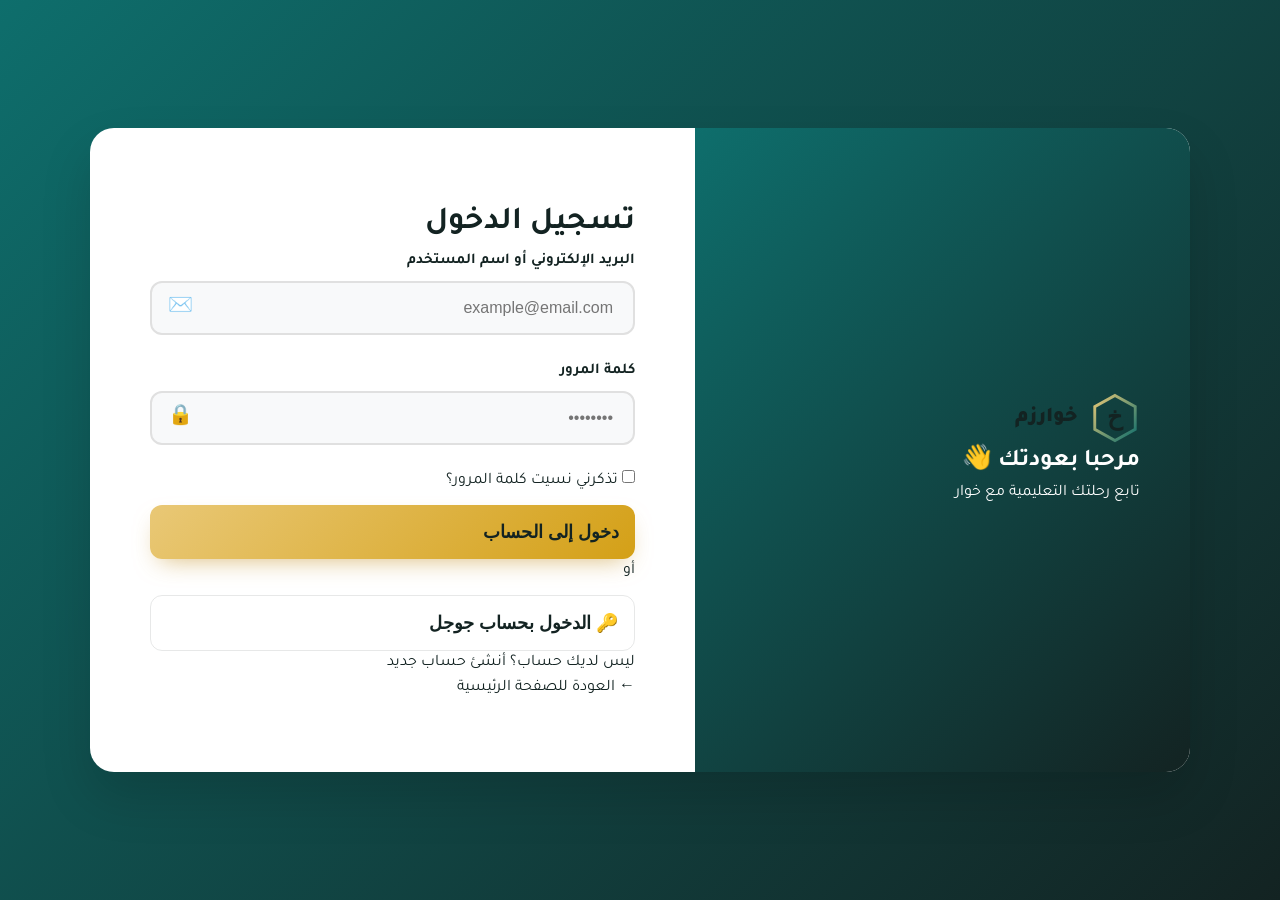
<file: login.html>
<!DOCTYPE html>
<html lang="ar" dir="rtl">
<head>
    <meta charset="UTF-8">
    <meta name="viewport" content="width=device-width, initial-scale=1.0">
    <title>تسجيل الدخول - خوارزم</title>
    <link rel="preconnect" href="https://fonts.googleapis.com">
    <link href="https://fonts.googleapis.com/css2?family=Cinzel:wght@500;600;700;800&family=Tajawal:wght@400;500;700;800;900&display=swap" rel="stylesheet">
    <link rel="stylesheet" href="style.css">
</head>
<body class="login-page">

<div class="login-container">
    <div class="login-left">
        <div class="login-brand">
            <a href="index.html" class="brand">
                <svg width="50" height="50" viewBox="0 0 42 42">
                    <polygon points="21,2 38,11.5 38,30.5 21,40 4,30.5 4,11.5" fill="none" stroke="url(#hexGrad)" stroke-width="2.4"/>
                    <defs>
                        <linearGradient id="hexGrad" x1="0" y1="0" x2="1" y2="1">
                            <stop offset="0" stop-color="#E9C876"/>
                            <stop offset="1" stop-color="#0E6E6C"/>
                        </linearGradient>
                    </defs>
                    <text x="21" y="27" text-anchor="middle" font-family="Cinzel, serif" font-weight="700" font-size="20" fill="#132322">خ</text>
                </svg>
                <span class="brand-text">
                    <span class="ar">خوارزم</span>
                </span>
            </a>
        </div>
        
        <div class="login-visual">
            <h2>مرحبا بعودتك 👋</h2>
            <p>تابع رحلتك التعليمية مع خوار</p>
        </div>
    </div>

    <div class="login-right">
        <div class="login-box">
            <h1>تسجيل الدخول</h1>
            
         <form id="loginForm">
    <div class="form-group">
        <label for="email">البريد الإلكتروني أو اسم المستخدم</label>
        <div class="input-wrapper">
            <span class="input-icon">✉️</span>
            <input type="text" id="email" placeholder="example@email.com" required>
        </div>
    </div>
    
    <div class="form-group">
        <label for="password">كلمة المرور</label>
        <div class="input-wrapper">
            <span class="input-icon">🔒</span>
            <input type="password" id="password" placeholder="••••••••" required>
        </div>
    </div>
    
    <div class="flex-between">
        <label class="remember">
            <input type="checkbox"> تذكرني
        </label>
        <a href="#" class="forgot-link">نسيت كلمة المرور؟</a>
    </div>
    
    <button type="submit" class="btn btn-gold full-width">دخول إلى الحساب</button>
</form>
            
            <div class="divider"><span>أو</span></div>
            
            <button class="btn btn-outline full-width">🔑 الدخول بحساب جوجل</button>
            
            <p class="signup-link">
                ليس لديك حساب؟ <a href="#">أنشئ حساب جديد</a>
            </p>
            
            <a href="index.html" class="back-home">← العودة للصفحة الرئيسية</a>
        </div>
    </div>
</div>

<script src="script.js"></script>
</body>
</html>
</file>
<file: style.css>
:root{
    --cream:#FBF4E4;
    --cream-2:#F5ECD8;
    --ink:#132322;
    --ink-soft:#3B524E;
    --gold:#C6952E;
    --gold-light:#E9C876;
    --gold-deep:#9C6F1C;
    --teal:#0E6E6C;
    --teal-dark:#0A4644;
    --coral:#E4637A;
    --card:#FFFFFF;
    --line:rgba(19,35,34,0.10);
    --shadow: 0 18px 40px -18px rgba(19,35,34,0.28);
  }
  *{box-sizing:border-box; margin:0; padding:0;}
  html{scroll-behavior:smooth;}
  body{
    font-family:'Tajawal', sans-serif;
    background:var(--cream);
    color:var(--ink);
    line-height:1.6;
    overflow-x:hidden;
  }
  .cinzel{ font-family:'Cinzel', serif; }
  a{ text-decoration:none; color:inherit; }
  ul{ list-style:none; }
  img,svg{ display:block; max-width:100%; }
  .wrap{ max-width:1180px; margin:0 auto; padding:0 28px; }
  .eyebrow{
    font-family:'Cinzel', serif;
    letter-spacing:.14em;
    font-size:12.5px;
    color:var(--teal-dark);
    display:inline-flex;
    align-items:center;
    gap:8px;
    font-weight:700;
  }
  .eyebrow::before{ content:""; width:22px; height:2px; background:var(--gold); display:inline-block; }

  /* ---------- Hexagon pattern background ---------- */
  .hex-field{
    position:absolute; inset:0;
    background-image:
      url("data:image/svg+xml,%3Csvg xmlns='http://www.w3.org/2000/svg' width='84' height='96' viewBox='0 0 84 96'%3E%3Cpath d='M42 0 L84 24 L84 72 L42 96 L0 72 L0 24 Z' fill='none' stroke='%23C6952E' stroke-opacity='0.16' stroke-width='1.4'/%3E%3C/svg%3E");
    background-size:84px 96px;
    pointer-events:none;
  }

  /* ---------- NAV ---------- */
  header{
    position:sticky; top:0; z-index:50;
    background:rgba(251,244,228,0.88);
    backdrop-filter:blur(10px);
    border-bottom:1px solid var(--line);
  }
  nav{
    display:flex; align-items:center; justify-content:space-between;
    padding:16px 28px; max-width:1180px; margin:0 auto;
  }
  .brand{ display:flex; align-items:center; gap:12px; }
  .brand-text{ display:flex; flex-direction:column; line-height:1.1; }
  .brand-text .ar{ font-weight:900; font-size:21px; color:var(--ink); }
  .brand-text .en{ font-family:'Cinzel',serif; font-size:10px; letter-spacing:.22em; color:var(--gold-deep); font-weight:600; }
  .nav-links{ display:flex; align-items:center; gap:34px; }
  .nav-links a{ font-weight:700; font-size:15px; color:var(--ink-soft); transition:color .2s; }
  .nav-links a:hover{ color:var(--teal); }
  .nav-cta{ display:flex; align-items:center; gap:18px; }
  .btn{
    display:inline-flex; align-items:center; gap:8px;
    font-weight:800; font-size:14.5px; border-radius:100px;
    padding:12px 24px; border:none; cursor:pointer; transition:transform .18s, box-shadow .18s;
  }
  .btn-gold{ background:linear-gradient(135deg,var(--gold-light),var(--gold)); color:#241703; box-shadow:0 10px 24px -10px rgba(198,149,46,.65); }
  .btn-gold:hover{ transform:translateY(-2px); }
  .btn-teal{ background:var(--teal); color:#fff; box-shadow:0 10px 24px -10px rgba(14,110,108,.55);}
  .btn-teal:hover{ transform:translateY(-2px); }
  .btn-outline{ background:transparent; border:1.5px solid var(--line); color:var(--ink); }
  .login-link{ font-weight:800; font-size:14.5px; color:var(--ink); }

  /* ---------- HERO ---------- */
  .hero{ position:relative; padding:76px 0 60px; overflow:hidden; }
  .hero-grid{
    display:grid; grid-template-columns:1.05fr .95fr; gap:56px; align-items:center;
    position:relative; z-index:2;
  }
  .badge{
    display:inline-flex; align-items:center; gap:8px;
    background:var(--card); border:1px solid var(--line);
    padding:8px 16px; border-radius:100px; font-weight:800; font-size:13.5px;
    box-shadow:var(--shadow); margin-bottom:22px; color:var(--gold-deep);
  }
  h1.hero-title{
    font-size:52px; font-weight:900; line-height:1.22; color:var(--ink); margin-bottom:20px;
  }
  h1.hero-title span.gold{ color:var(--gold-deep); }
  h1.hero-title span.teal{ color:var(--teal); }
  .hero-sub{ font-size:17.5px; color:var(--ink-soft); max-width:520px; margin-bottom:30px; }
  .hero-actions{ display:flex; gap:14px; flex-wrap:wrap; }

  .hero-visual{ position:relative; }
  .code-card{
    background:#0F2323; border-radius:20px; box-shadow:var(--shadow);
    overflow:hidden; border:1px solid rgba(255,255,255,.06);
  }
  .code-topbar{
    display:flex; align-items:center; justify-content:space-between;
    padding:12px 18px; border-bottom:1px solid rgba(255,255,255,.08);
  }
  .dots{ display:flex; gap:7px; }
  .dot{ width:11px; height:11px; border-radius:50%; }
  .code-file{ font-size:12px; color:#B7C7C4; background:rgba(255,255,255,.06); padding:4px 10px; border-radius:8px; }
  .code-body{ padding:22px 20px; font-family:'Courier New',monospace; font-size:14.5px; direction:ltr; text-align:left; }
  .code-body .kw{ color:#E9C876; }
  .code-body .fn{ color:#6FD6C9; }
  .code-body .str{ color:#F0A6A6; }
  .code-body .cm{ color:#7C948F; }
  .code-body .out{ color:#8FE0B8; }
  .code-body div{ min-height:1.55em; white-space:pre; }
  .xp-pill{
    position:absolute; top:-14px; left:-14px;
    background:var(--gold); color:#241703; font-weight:900; font-size:13px;
    padding:9px 16px; border-radius:100px; box-shadow:0 10px 22px -8px rgba(198,149,46,.7);
    display:flex; align-items:center; gap:6px; transform:rotate(-6deg);
  }
  .streak-pill{
    position:absolute; bottom:-14px; right:14px;
    background:var(--coral); color:#fff; font-weight:900; font-size:13px;
    padding:9px 16px; border-radius:100px; box-shadow:0 10px 22px -8px rgba(228,99,122,.6);
  }
  .tutor-strip{
    display:flex; align-items:center; gap:12px; background:#F0E7D0;
    border-radius:16px; padding:12px 16px; margin-top:16px;
  }
  .tutor-strip .stars{ color:var(--gold-deep); font-size:14px; margin-inline-start:auto; }
  .tutor-strip strong{ font-size:13.5px; }
  .tutor-strip p{ font-size:12.5px; color:var(--ink-soft); }

  /* ---------- STATS ---------- */
  .stats{ background:linear-gradient(120deg,var(--teal-dark),var(--teal)); padding:40px 0; position:relative; }
  .stats-grid{ display:grid; grid-template-columns:repeat(4,1fr); gap:20px; text-align:center; }
  .stats-grid .num{ font-family:'Cinzel',serif; font-size:34px; font-weight:800; color:#fff; }
  .stats-grid .lbl{ color:#D8ECE9; font-weight:700; font-size:14px; margin-top:4px; }

  /* ---------- SECTION HEADS ---------- */
  section{ padding:88px 0; }
  .sec-head{ text-align:center; max-width:640px; margin:0 auto 48px; }
  .sec-head h2{ font-size:36px; font-weight:900; margin:12px 0 12px; }
  .sec-head p{ color:var(--ink-soft); font-size:16px; }

  /* ---------- COURSES ---------- */
  .filters{ display:flex; justify-content:center; gap:10px; margin-bottom:40px; flex-wrap:wrap; }
  .filter-chip{
    padding:10px 22px; border-radius:100px; font-weight:800; font-size:14px;
    border:1.5px solid var(--line); background:var(--card); color:var(--ink-soft); cursor:pointer;
  }
  .filter-chip.active{ background:var(--teal); color:#fff; border-color:var(--teal); }
  .course-grid{ display:grid; grid-template-columns:repeat(3,1fr); gap:26px; }
  .course-card{
    background:var(--card); border-radius:18px; overflow:hidden; box-shadow:var(--shadow);
    border:1px solid var(--line); transition:transform .2s;
  }
  .course-card:hover{ transform:translateY(-6px); }
  .course-top{ height:150px; display:flex; align-items:center; justify-content:center; font-size:50px; }
  .course-body{ padding:22px; }
  .tag-row{ display:flex; justify-content:space-between; align-items:center; font-size:12.5px; margin-bottom:12px; }
  .level-tag{ padding:4px 12px; border-radius:100px; font-weight:800; }
  .lvl-1{ background:#E4F3EA; color:#1F7A45; }
  .lvl-2{ background:#EDE6FB; color:#6A3FC7; }
  .lvl-3{ background:#FBEAE3; color:#C9542B; }
  .lesson-count{ color:var(--ink-soft); font-weight:700; }
  .course-body h3{ font-size:19px; font-weight:900; margin-bottom:8px; }
  .course-body p{ font-size:14px; color:var(--ink-soft); margin-bottom:18px; min-height:42px; }
  .course-btn{ display:block; text-align:center; padding:12px; border-radius:12px; font-weight:800; color:#fff; }

  /* ---------- FEATURES ---------- */
  .features{ background:var(--cream-2); }
  .feat-grid{ display:grid; grid-template-columns:repeat(4,1fr); gap:22px; }
  .feat-card{
    background:var(--card); border-radius:18px; padding:28px 22px; text-align:center;
    border:1.5px solid var(--line); box-shadow:var(--shadow);
  }
  .feat-card.highlight{ border-color:var(--gold); box-shadow:0 20px 44px -18px rgba(198,149,46,.4); }
  .feat-icon{
    width:60px; height:60px; border-radius:16px; display:flex; align-items:center; justify-content:center;
    margin:0 auto 16px; font-size:26px;
  }
  .feat-card h3{ font-size:17px; font-weight:900; margin-bottom:8px; }
  .feat-card p{ font-size:14px; color:var(--ink-soft); }

  /* ---------- MASCOT SECTION ---------- */
  .mascot-strip{ display:flex; align-items:center; gap:56px; }
  .mascot-strip .txt{ flex:1; }
  .mascot-strip .txt h2{ font-size:32px; font-weight:900; margin-bottom:16px; }
  .mascot-strip .txt p{ color:var(--ink-soft); font-size:16px; margin-bottom:22px; max-width:480px; }
  .mascot-visual{ flex:0 0 260px; }

  /* ---------- TESTIMONIALS ---------- */
  .test-grid{ display:grid; grid-template-columns:repeat(3,1fr); gap:24px; }
  .test-card{
    background:var(--card); border-radius:18px; padding:26px; border:1px solid var(--line); box-shadow:var(--shadow);
  }
  .test-card .stars{ color:var(--gold); font-size:15px; margin-bottom:14px; letter-spacing:2px; }
  .test-card p{ font-size:15px; margin-bottom:20px; color:var(--ink); }
  .test-person{ display:flex; align-items:center; gap:12px; }
  .avatar{ width:42px; height:42px; border-radius:50%; display:flex; align-items:center; justify-content:center; font-size:20px; background:var(--cream-2); }
  .test-person strong{ font-size:14px; display:block; }
  .test-person span{ font-size:12.5px; color:var(--ink-soft); }

  /* ---------- PRICING ---------- */
  .pricing{ background:var(--cream-2); }
  .price-grid{ display:grid; grid-template-columns:repeat(3,1fr); gap:24px; align-items:stretch; }
  .price-card{
    background:var(--card); border-radius:22px; padding:34px 28px; border:1.5px solid var(--line);
    display:flex; flex-direction:column;
  }
  .price-card.popular{
    background:linear-gradient(160deg,var(--teal-dark),var(--teal));
    color:#fff; transform:scale(1.04); box-shadow:0 26px 50px -18px rgba(10,70,68,.55); border:none;
  }
  .pop-tag{
    display:inline-block; background:var(--gold); color:#241703; font-weight:900; font-size:12px;
    padding:5px 14px; border-radius:100px; margin-bottom:14px;
  }
  .price-card h3{ font-size:19px; font-weight:900; margin-bottom:10px; }
  .price{ font-size:38px; font-weight:900; margin-bottom:4px; }
  .price span{ font-size:14px; font-weight:700; opacity:.7; }
  .price-card ul{ margin:24px 0; flex:1; }
  .price-card li{ display:flex; align-items:center; gap:10px; font-size:14.5px; padding:7px 0; }
  .check{ width:18px; height:18px; border-radius:50%; background:var(--gold); color:#241703; font-size:11px;
    display:flex; align-items:center; justify-content:center; flex:none; font-weight:900; }
  .price-card.popular .check{ background:#fff; color:var(--teal-dark); }

  /* ---------- CTA ---------- */
  .cta-banner{
    background:linear-gradient(120deg,var(--gold-deep),var(--coral));
    border-radius:28px; padding:60px 40px; text-align:center; color:#fff;
    position:relative; overflow:hidden;
  }
  .cta-banner h2{ font-size:34px; font-weight:900; margin:14px 0 10px; }
  .cta-banner p{ font-size:16px; opacity:.95; margin-bottom:26px; }
  .cta-banner .btn{ background:#fff; color:var(--ink); font-size:15.5px; }

  /* ---------- FOOTER ---------- */
  footer{ background:#0E1D1C; color:#C7D6D3; padding:64px 0 30px; margin-top:40px; }
  .foot-grid{ display:grid; grid-template-columns:1.4fr 1fr 1fr 1fr; gap:36px; margin-bottom:40px; }
  .foot-brand .brand-text .ar{ color:#fff; }
  .foot-brand p{ margin-top:14px; font-size:14px; color:#93A6A2; max-width:260px; }
  footer h4{ color:#fff; font-size:15px; margin-bottom:16px; }
  footer li{ margin-bottom:10px; }
  footer a{ font-size:14px; color:#93A6A2; transition:color .2s; }
  footer a:hover{ color:var(--gold-light); }
  .foot-bottom{ border-top:1px solid rgba(255,255,255,.08); padding-top:22px; font-size:13px; color:#6E827E; text-align:center; }

  @media(max-width:960px){
    .nav-links{ display:none; }
    .hero-grid{ grid-template-columns:1fr; }
    .stats-grid{ grid-template-columns:repeat(2,1fr); }
    .course-grid, .feat-grid, .test-grid, .price-grid, .foot-grid{ grid-template-columns:1fr 1fr; }
    .foot-grid{ grid-template-columns:1fr 1fr; }
    .mascot-strip{ flex-direction:column; }
    h1.hero-title{ font-size:38px; }
    .price-card.popular{ transform:none; }
  }
  @media(max-width:600px){
    .course-grid, .feat-grid, .test-grid, .price-grid, .foot-grid, .stats-grid{ grid-template-columns:1fr; }
  }
  /* ================= LOGIN PAGE ================= */
.login-page {
    background: linear-gradient(135deg, #0E6E6C, #132322);
    min-height: 100vh;
    display: flex;
    align-items: center;
    justify-content: center;
}
/* ================= LOGIN FORM STYLING ================= */
.login-page {
    background: linear-gradient(135deg, #0E6E6C, #132322);
    min-height: 100vh;
    display: flex;
    align-items: center;
    justify-content: center;
    font-family: 'Tajawal', sans-serif;
}

.login-container {
    display: flex;
    width: 100%;
    max-width: 1100px;
    margin: 20px;
    background: white;
    border-radius: 24px;
    overflow: hidden;
    box-shadow: 0 25px 50px rgba(0, 0, 0, 0.15);
}

.login-left {
    background: linear-gradient(135deg, #0E6E6C, #132322);
    color: white;
    padding: 70px 50px;
    width: 45%;
    display: flex;
    flex-direction: column;
    justify-content: center;
}

.login-right {
    padding: 70px 60px;
    width: 55%;
}

.form-group {
    margin-bottom: 24px;
    position: relative;
}

.form-group label {
    display: block;
    margin-bottom: 8px;
    font-weight: 600;
    color: #132322;
    font-size: 15px;
}

.form-group input {
    width: 100%;
    padding: 16px 20px;
    border: 2px solid #e0e0e0;
    border-radius: 12px;
    font-size: 16px;
    transition: all 0.3s ease;
    background: #f8f9fa;
    color: #132322;
}

.form-group input:focus {
    outline: none;
    border-color: #E9C876;
    background: white;
    box-shadow: 0 0 0 4px rgba(233, 200, 118, 0.15);
}

/* تأثير عند الكتابة */
.form-group input:valid {
    border-color: #3FBF7F;
}

/* أيقونات داخل الحقول (اختياري) */
.form-group .input-wrapper {
    position: relative;
}

.form-group .input-wrapper input {
    padding-left: 50px;
}

.form-group .input-icon {
    position: absolute;
    left: 18px;
    top: 50%;
    transform: translateY(-50%);
    font-size: 20px;
    color: #999;
}

/* زر الدخول */
.full-width {
    width: 100%;
    padding: 16px;
    font-size: 18px;
    font-weight: 700;
    border-radius: 12px;
    margin-top: 10px;
    cursor: pointer;
    transition: all 0.3s ease;
}

.btn-gold {
    background: linear-gradient(135deg, #E9C876, #D4A017);
    color: #132322;
    border: none;
}

.btn-gold:hover {
    transform: translateY(-3px);
    box-shadow: 0 10px 20px rgba(233, 200, 118, 0.4);
}
/* ================= ANIMATIONS & TRANSITIONS ================= */

/* تأثير دخول الصفحة ككل */
.login-page {
    animation: fadeIn 0.8s ease forwards;
}

/* حركة دخول الحاوية */
.login-container {
    opacity: 0;
    transform: translateY(30px);
    animation: slideUp 0.9s ease forwards 0.2s;
}

/* حركة دخول العناصر داخل الـ form */
.login-right .form-group,
.login-right h1,
.login-right button,
.login-right .divider,
.login-right .signup-link {
    opacity: 0;
    transform: translateY(20px);
    animation: slideUp 0.7s ease forwards;
}

/* تأخير متدرج لكل عنصر */
.login-right h1 { animation-delay: 0.4s; }
.login-right .form-group:nth-child(1) { animation-delay: 0.6s; }
.login-right .form-group:nth-child(2) { animation-delay: 0.8s; }
.login-right .flex-between { animation-delay: 1s; }
.login-right button { animation-delay: 1.1s; }
.login-right .divider { animation-delay: 1.3s; }
.login-right .signup-link { animation-delay: 1.5s; }

/* حركة الحقول عند التركيز */
.form-group input {
    transition: all 0.4s cubic-bezier(0.4, 0, 0.2, 1);
}

.form-group input:focus {
    transform: scale(1.02);
    box-shadow: 0 0 0 5px rgba(233, 200, 118, 0.2);
}

/* تأثير الزر عند الضغط */
.btn-gold {
    transition: all 0.3s cubic-bezier(0.4, 0, 0.2, 1);
    position: relative;
    overflow: hidden;
}

.btn-gold:active {
    transform: scale(0.95);
}

/* تأثير موجة عند الضغط على الزر */
.btn-gold::after {
    content: '';
    position: absolute;
    top: 50%;
    left: 50%;
    width: 0;
    height: 0;
    background: rgba(255,255,255,0.3);
    border-radius: 50%;
    transform: translate(-50%, -50%);
    transition: width 0.6s, height 0.6s;
    opacity: 0;
}

.btn-gold:active::after {
    width: 300px;
    height: 300px;
    opacity: 1;
}

/* حركة الـ Logo والـ Mascot */
.login-brand svg,
.mascot-small {
    transition: transform 0.5s ease;
}

.login-brand:hover svg,
.mascot-small:hover {
    transform: rotate(8deg) scale(1.1);
}

/* Keyframes */
@keyframes fadeIn {
    from { opacity: 0; }
    to { opacity: 1; }
}

@keyframes slideUp {
    from {
        opacity: 0;
        transform: translateY(40px);
    }
    to {
        opacity: 1;
        transform: translateY(0);
    }
}

/* تأثير hover للروابط */
.forgot-link,
.signup-link a,
.back-home {
    transition: all 0.3s ease;
}

.forgot-link:hover,
.signup-link a:hover,
.back-home:hover {
    color: #E9C876;
    transform: translateX(5px);
}
</file>
